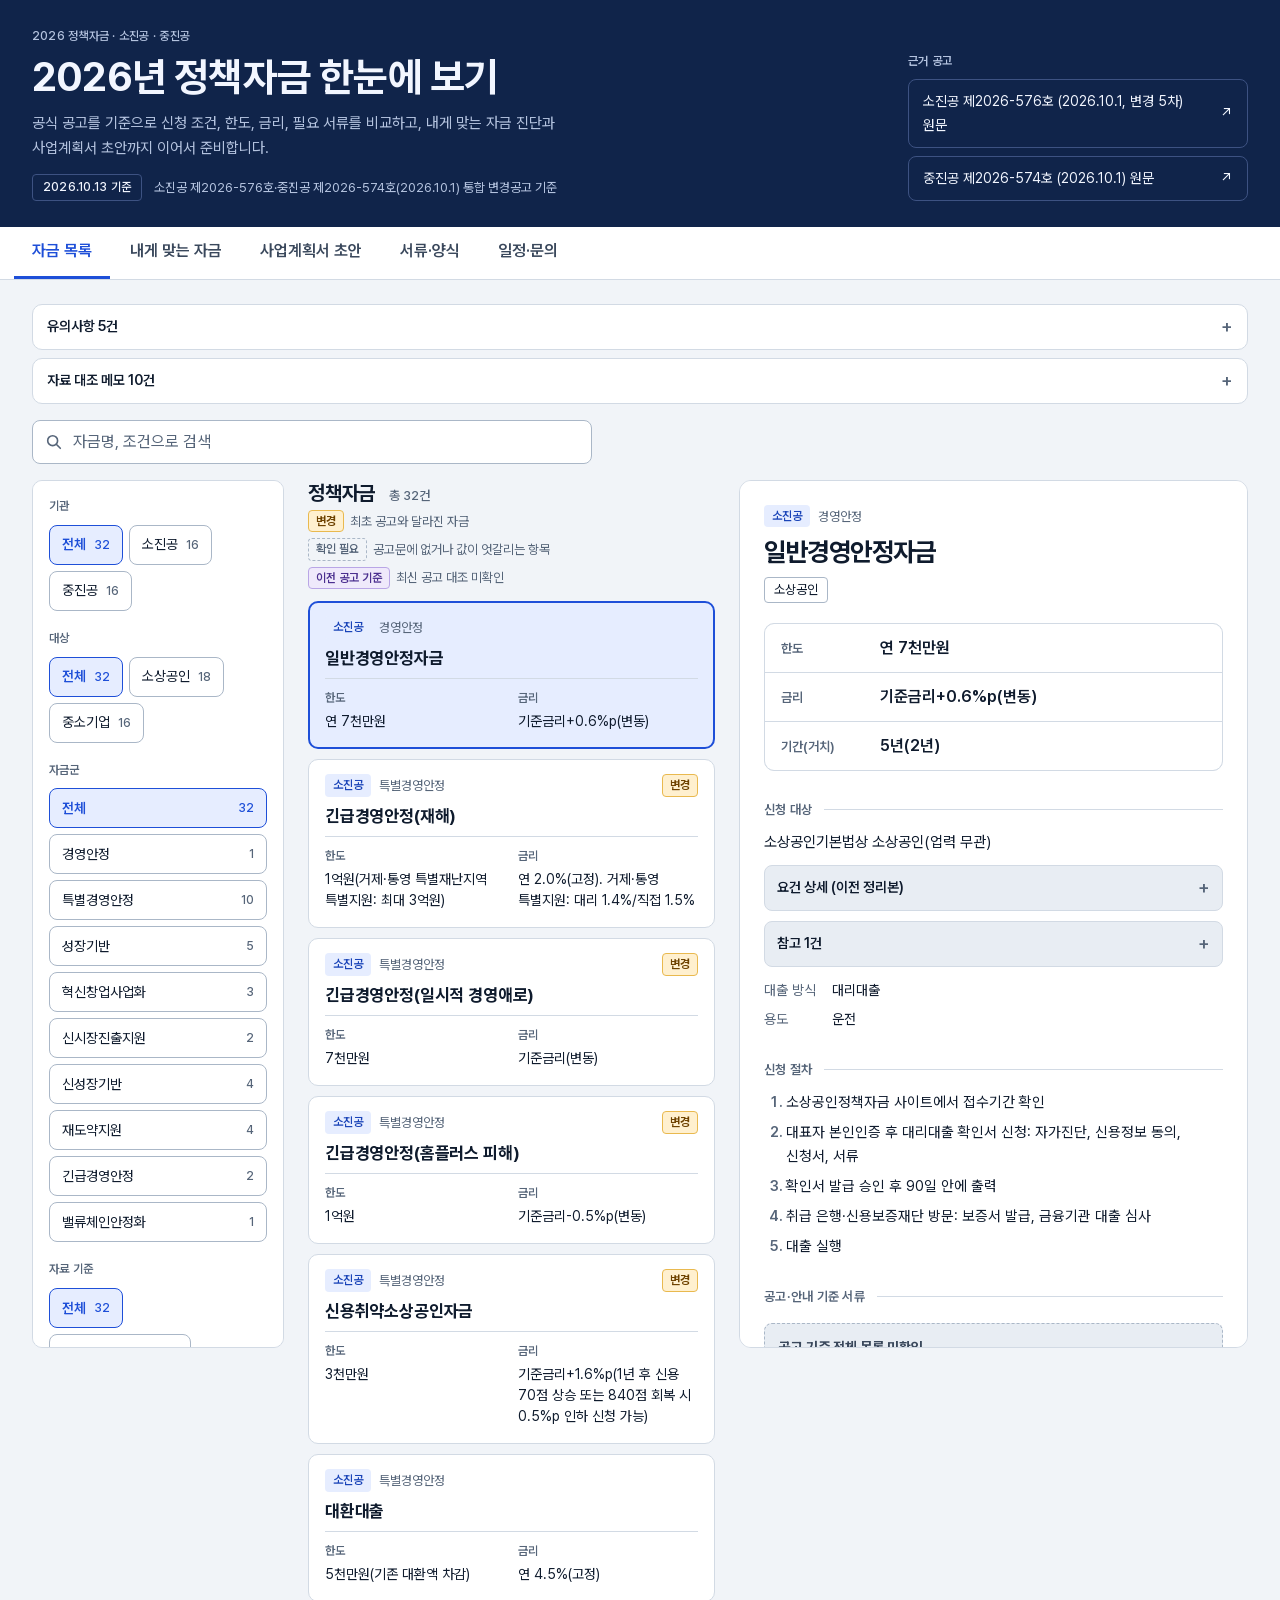
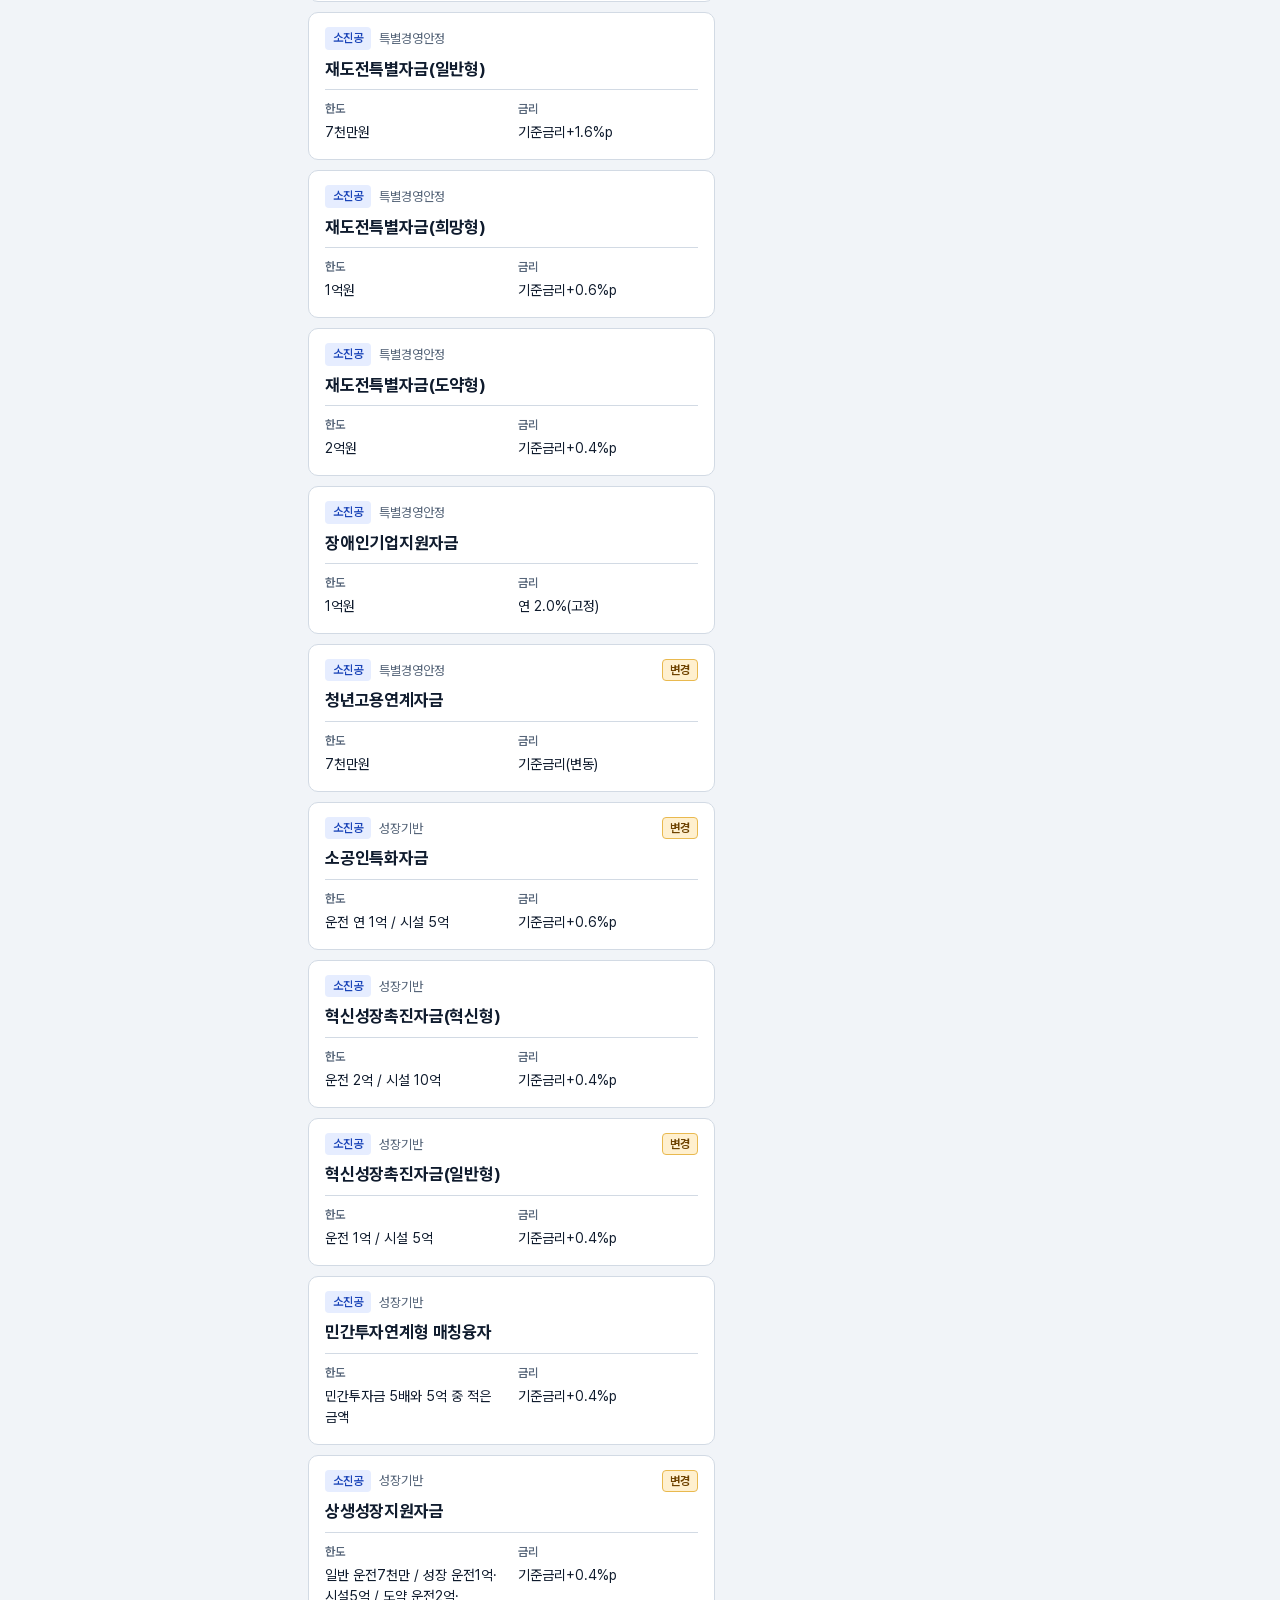
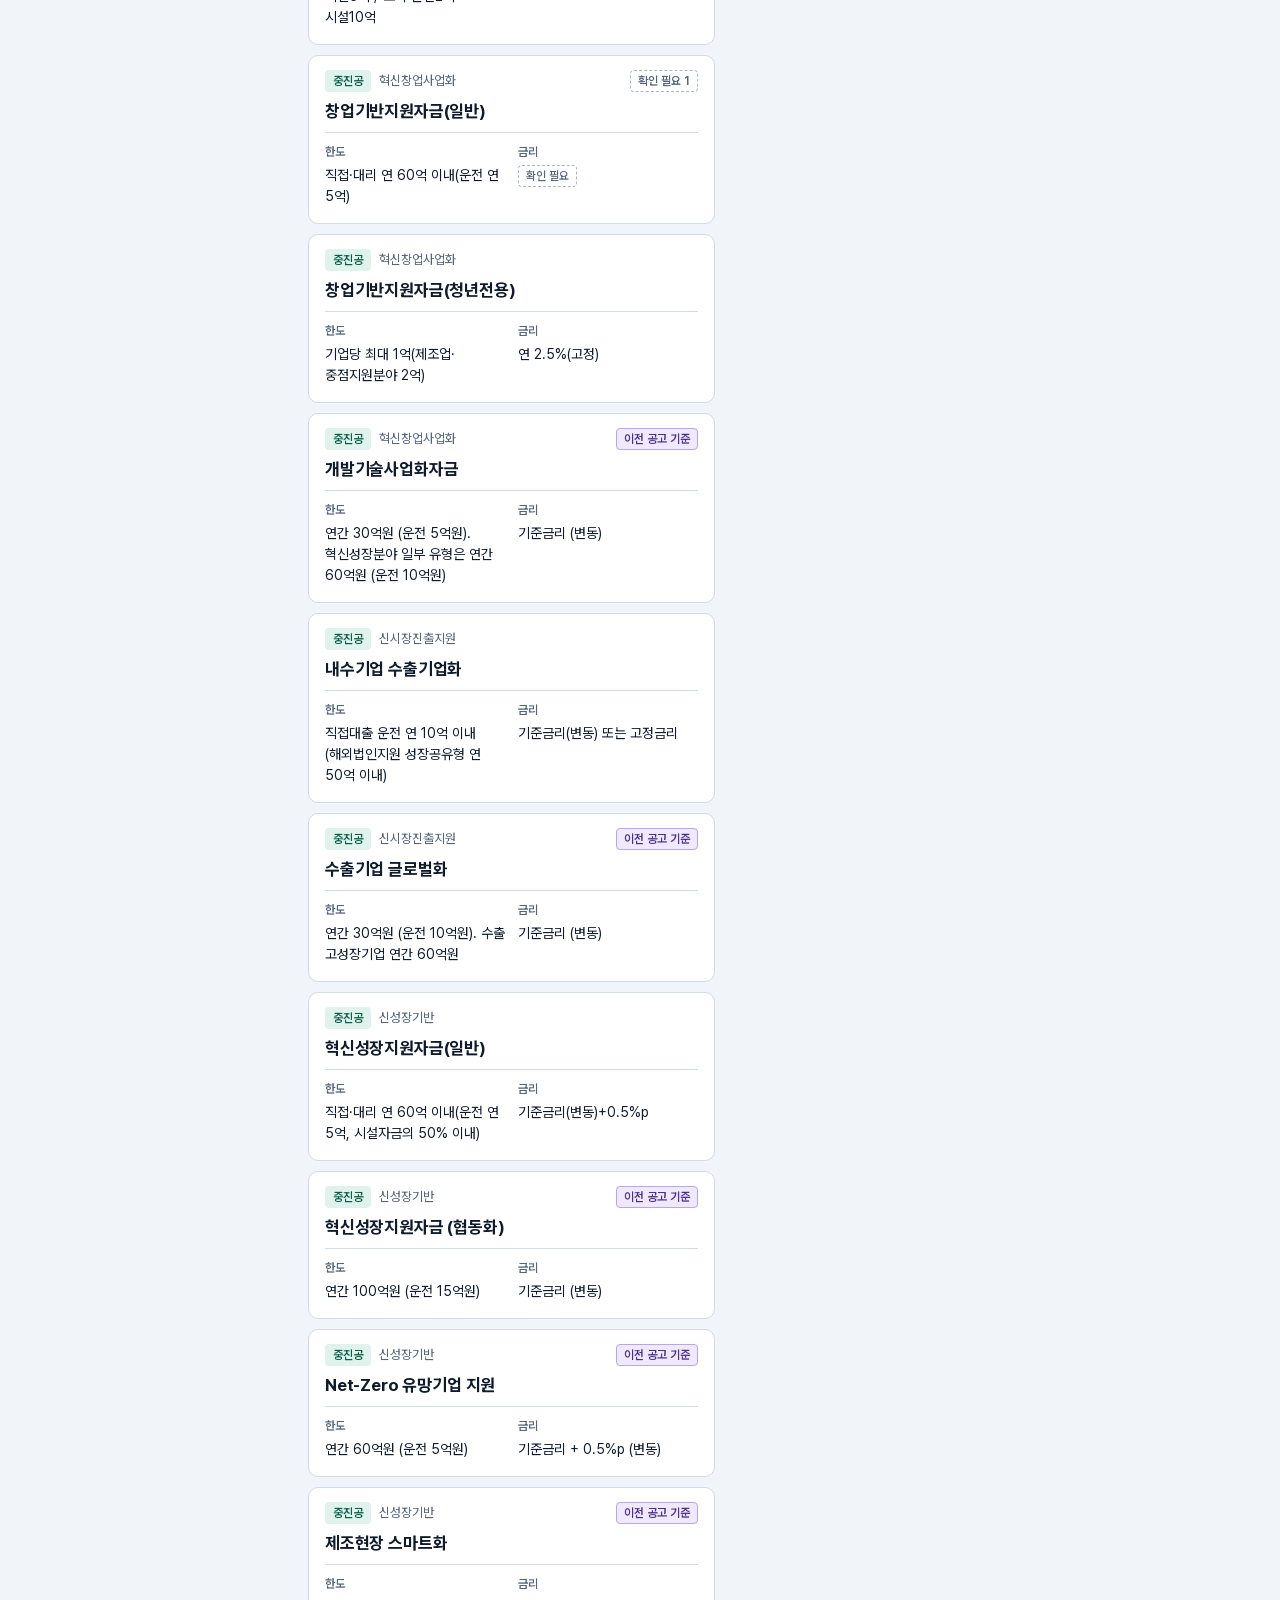
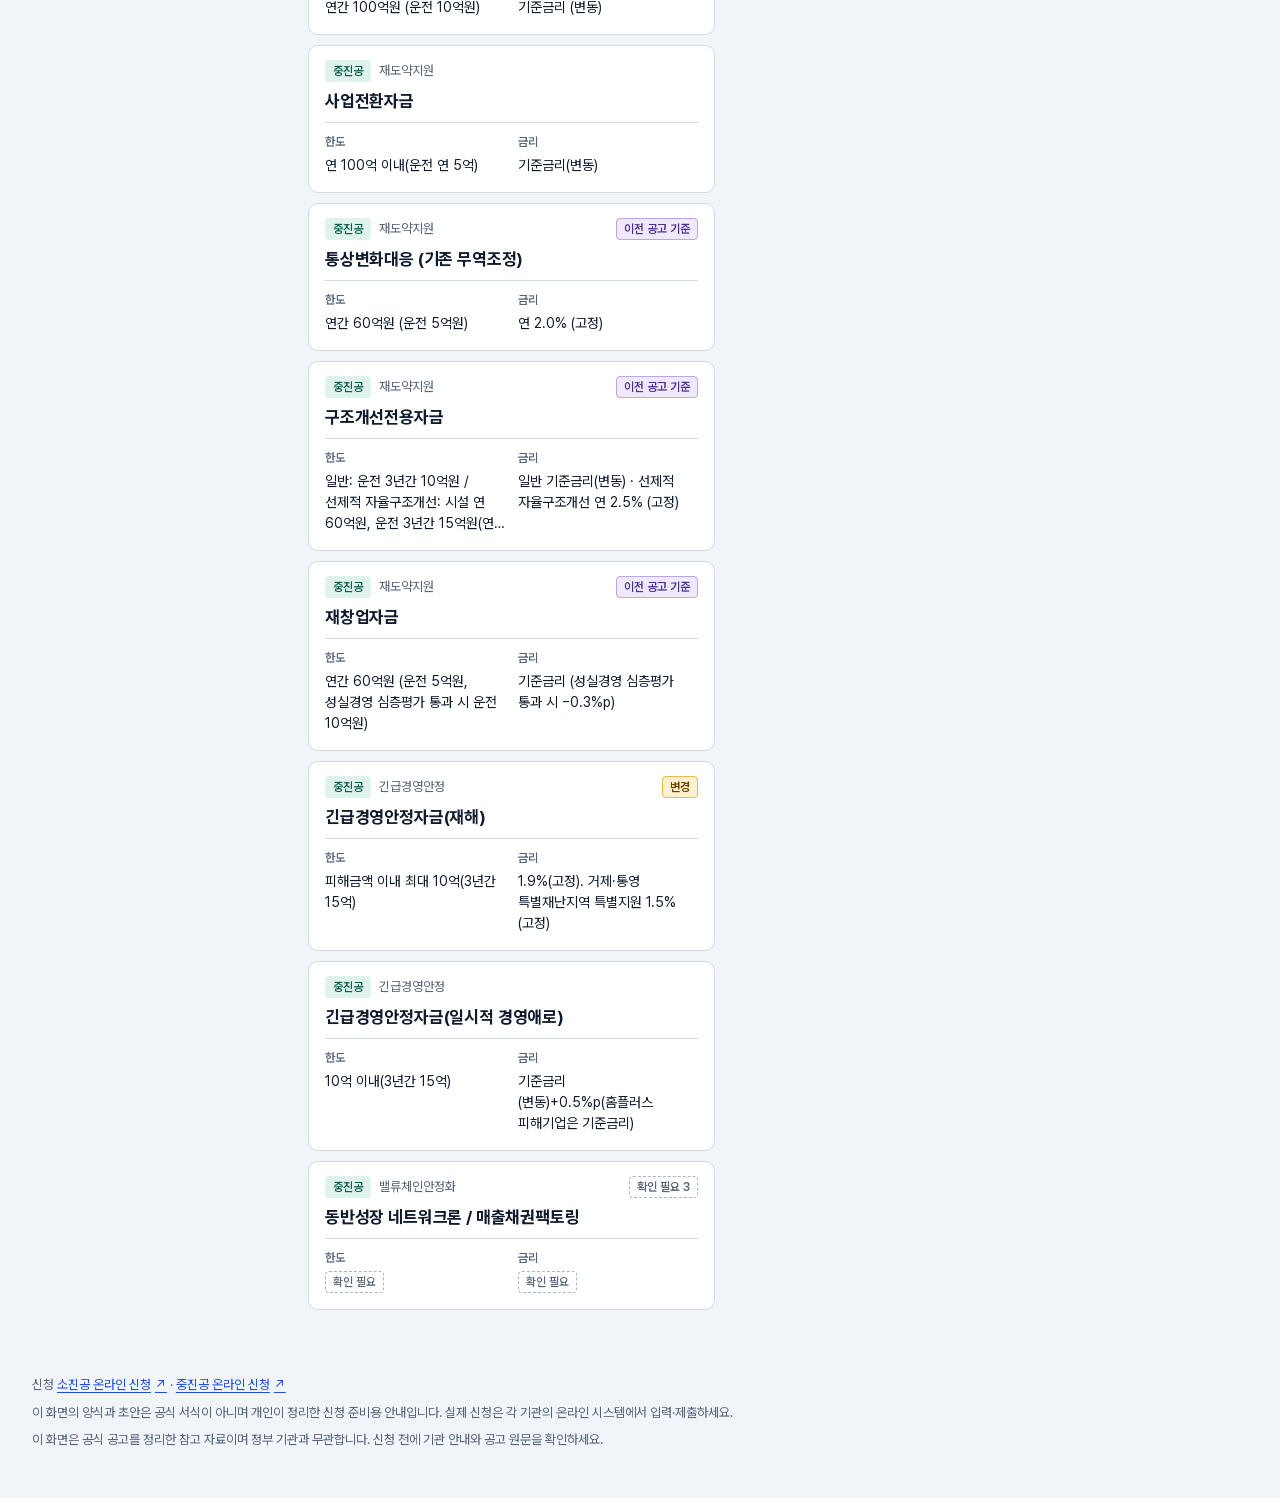
<file: apps/policy-fund/index.html>
<!doctype html>
<html lang="ko">
<head>
  <meta charset="utf-8">
  <meta name="viewport" content="width=device-width, initial-scale=1">
  <title>정책자금 한눈에 보기</title>
  <link rel="stylesheet" href="styles.css">
</head>
<body>
  <a class="skip" href="#main">본문으로 건너뛰기</a>

  <header class="masthead">
    <div class="wrap masthead-inner">
      <div class="masthead-copy">
        <p class="eyebrow">2026 정책자금 · 소진공 · 중진공</p>
        <h1 id="page-title">정책자금 한눈에 보기</h1>
        <p class="lede">공식 공고를 기준으로 신청 조건, 한도, 금리, 필요 서류를 비교하고, 내게 맞는 자금 진단과 사업계획서 초안까지 이어서 준비합니다.</p>
        <p class="asof"><span class="stamp" id="as-of"></span><span id="basis"></span></p>
      </div>
      <nav class="sources" aria-label="근거 공고">
        <p class="sources-title">근거 공고</p>
        <ul id="sources"></ul>
      </nav>
    </div>
  </header>

  <nav class="views" aria-label="화면 전환">
    <div class="wrap">
      <div class="views-inner" role="tablist" aria-label="화면">
        <button type="button" role="tab" id="tab-list" aria-controls="view-list" aria-selected="true" data-view="list">자금 목록</button>
        <button type="button" role="tab" id="tab-finder" aria-controls="view-finder" aria-selected="false" tabindex="-1" data-view="finder">내게 맞는 자금</button>
        <button type="button" role="tab" id="tab-draft" aria-controls="view-draft" aria-selected="false" tabindex="-1" data-view="draft">사업계획서 초안</button>
        <button type="button" role="tab" id="tab-docs" aria-controls="view-docs" aria-selected="false" tabindex="-1" data-view="docs">서류·양식</button>
        <button type="button" role="tab" id="tab-schedule" aria-controls="view-schedule" aria-selected="false" tabindex="-1" data-view="schedule">일정·문의</button>
      </div>
    </div>
  </nav>

  <main id="main" tabindex="-1">
    <!-- 1. 자금 목록 -->
    <section class="view" id="view-list" role="tabpanel" aria-labelledby="tab-list">
      <div class="wrap shell" id="shell" data-filters="closed">
        <div class="notices">
          <details class="notice" id="notice">
            <summary><span id="notice-title">유의사항</span></summary>
            <ul id="caveats"></ul>
          </details>
          <details class="notice" id="recon">
            <summary><span id="recon-title">자료 대조 메모</span></summary>
            <div class="recon-body">
              <p class="recon-lead">최신 공고 정리본(CSV)과 이전 정리본이 겹치는 자금은 최신 값을 따랐습니다. 아래는 어느 쪽 값인지 확정하지 못했거나 한쪽에만 있는 항목입니다.</p>
              <ul id="recon-list"></ul>
            </div>
          </details>
        </div>

        <div class="toolbar">
          <label class="search" for="q">
            <span class="visually-hidden">자금명이나 조건으로 검색</span>
            <svg class="search-icon" viewBox="0 0 20 20" aria-hidden="true" focusable="false">
              <circle cx="8.5" cy="8.5" r="5.5" fill="none" stroke="currentColor" stroke-width="1.8"></circle>
              <path d="M12.8 12.8 17 17" fill="none" stroke="currentColor" stroke-width="1.8" stroke-linecap="round"></path>
            </svg>
            <input id="q" type="search" placeholder="자금명, 조건으로 검색" autocomplete="off">
          </label>
          <button id="filter-toggle" class="filter-toggle" type="button" aria-expanded="false" aria-controls="filters">
            필터<span id="filter-badge" class="filter-badge" hidden></span>
          </button>
        </div>

        <aside id="filters" class="filters" aria-label="필터">
          <div class="facet" id="facet-agency"></div>
          <div class="facet" id="facet-target"></div>
          <div class="facet facet--group" id="facet-group"></div>
          <div class="facet" id="facet-basis"></div>
          <div class="facet facet--changed" id="facet-changed"></div>
          <button id="reset" class="link-btn" type="button" hidden>필터 초기화</button>
        </aside>

        <section class="results" aria-labelledby="results-title">
          <div class="results-head">
            <h2 id="results-title">정책자금</h2>
            <p id="count" class="count" aria-live="polite"></p>
            <p class="legend">
              <span class="legend-item"><span class="flag flag--change">변경</span>최초 공고와 달라진 자금</span>
              <span class="legend-item"><span class="flag flag--check">확인 필요</span>공고문에 없거나 값이 엇갈리는 항목</span>
              <span class="legend-item"><span class="flag flag--legacy">이전 공고 기준</span>최신 공고 대조 미확인</span>
            </p>
          </div>
          <ul id="fund-list" class="fund-list"></ul>
          <div id="empty" class="empty" hidden>
            <p>조건에 맞는 정책자금이 없습니다.</p>
            <button id="empty-reset" class="btn btn--secondary" type="button">필터 초기화</button>
          </div>
        </section>

        <article id="detail" class="detail" aria-labelledby="detail-title"></article>
      </div>
    </section>

    <!-- 2. 내게 맞는 자금 -->
    <section class="view" id="view-finder" role="tabpanel" aria-labelledby="tab-finder" hidden>
      <div class="wrap shell shell--finder" id="shell-finder" data-panel="closed">
        <div class="notices">
          <p class="note-box" id="finder-basis" role="note"></p>
        </div>

        <div class="toolbar toolbar--finder">
          <button id="profile-toggle" class="profile-toggle" type="button" aria-expanded="false" aria-controls="profile">
            <span class="profile-toggle-label">내 사업 정보</span>
            <span class="profile-toggle-sum" id="profile-sum"></span>
          </button>
        </div>

        <form id="profile" class="profile" autocomplete="off" aria-label="내 사업 정보">
          <p class="example-note" id="example-note" role="note">예시 값으로 시작했습니다. 내 사업 정보로 바꾸면 결과가 바로 바뀝니다.</p>

          <fieldset>
            <legend>사업 현황</legend>
            <div class="radio-row" role="radiogroup" aria-label="사업 상태">
              <label class="radio"><input type="radio" name="bizStatus" value="operating"><span>사업 중</span></label>
              <label class="radio"><input type="radio" name="bizStatus" value="prospective"><span>예비창업자</span></label>
            </div>
            <label class="field" for="industry">업종
              <select id="industry" name="industry">
                <option value="mfg">제조업</option>
                <option value="construction">건설업</option>
                <option value="transport">운수업</option>
                <option value="mining">광업</option>
                <option value="wholesale_retail">도·소매업</option>
                <option value="food_lodging">음식·숙박업</option>
                <option value="service">서비스업</option>
                <option value="other">그 밖의 업종</option>
              </select>
            </label>
            <div class="two">
              <label class="field" for="employees">상시근로자 수(명)
                <input id="employees" name="employees" type="number" min="0" step="1" inputmode="numeric">
              </label>
              <label class="field" for="years">업력(년)
                <input id="years" name="years" type="number" min="0" step="0.5" inputmode="decimal">
              </label>
            </div>
            <label class="field" for="need">필요한 자금
              <select id="need" name="need">
                <option value="working">운전자금 (재료비·인건비·임차료 등)</option>
                <option value="facility">시설자금 (설비·사업장)</option>
                <option value="both">둘 다</option>
              </select>
            </label>
            <p class="derived" id="derived" aria-live="polite"></p>
          </fieldset>

          <fieldset>
            <legend>신용·수출·매출</legend>
            <label class="field" for="ncb">신용점수 (NCB)
              <select id="ncb" name="ncb">
                <option value="unknown">모름</option>
                <option value="le839">839점 이하</option>
                <option value="mid">840~919점</option>
                <option value="ge920">920점 이상</option>
              </select>
            </label>
            <label class="field" for="exportLevel">최근 1년 수출실적
              <select id="exportLevel" name="exportLevel">
                <option value="none">없음</option>
                <option value="lt100k">10만불 미만</option>
                <option value="gte100k">10만불 이상</option>
              </select>
            </label>
            <label class="field" for="salesDrop">직전 대비 매출 감소
              <select id="salesDrop" name="salesDrop">
                <option value="none">10% 미만 또는 없음</option>
                <option value="10">10% 이상 15% 미만</option>
                <option value="15">15% 이상</option>
              </select>
            </label>
          </fieldset>

          <fieldset>
            <legend>해당되는 것을 모두 선택</legend>
            <div class="chips" id="flag-chips"></div>
          </fieldset>

          <fieldset>
            <legend>융자제한 점검</legend>
            <p class="hint">해당하면 체크하세요. 대부분의 자금에서 신청이 제한되거나 예외 확인이 필요합니다.</p>
            <div class="chips" id="excl-chips"></div>
          </fieldset>

          <button type="button" class="link-btn" id="profile-reset">입력 초기화</button>
        </form>

        <section class="results" aria-labelledby="finder-results-title">
          <div class="results-head">
            <h2 id="finder-results-title">진단 결과</h2>
            <p id="finder-count" class="count" aria-live="polite"></p>
          </div>
          <div id="finder-results"></div>
        </section>

        <article id="detail-finder" class="detail" aria-label="자금 상세"></article>
      </div>
    </section>

    <!-- 3. 사업계획서 초안 -->
    <section class="view" id="view-draft" role="tabpanel" aria-labelledby="tab-draft" hidden>
      <div class="wrap draft" id="draft" data-pane="form">
        <div class="pane-switch" role="group" aria-label="입력과 미리보기">
          <button type="button" class="pane-btn" data-pane-btn="form" aria-pressed="true">입력</button>
          <button type="button" class="pane-btn" data-pane-btn="preview" aria-pressed="false">미리보기<span class="pane-badge" id="draft-missing-badge" hidden></span></button>
        </div>

        <form id="draft-form" class="profile draft-form" autocomplete="off" aria-label="사업계획서 입력">
          <p class="example-note" id="draft-example" role="note">가상의 예시 데이터로 채워 두었습니다. 내 정보로 바꾸면 미리보기가 바로 바뀝니다.</p>
          <div class="draft-tools">
            <button type="button" class="link-btn" id="draft-clear">모두 비우기</button>
            <button type="button" class="link-btn" id="draft-load" hidden>예시 불러오기</button>
          </div>

          <fieldset>
            <legend>어떤 자금용 초안인가요</legend>
            <label class="field" for="d-fund">대상 자금
              <select id="d-fund" data-k="fundId"></select>
            </label>
            <p class="derived" id="d-profile-note"></p>
          </fieldset>

          <fieldset>
            <legend>업체 정보</legend>
            <div class="two">
              <label class="field" for="d-company">상호<input id="d-company" data-k="company" type="text"></label>
              <label class="field" for="d-ceo">대표자<input id="d-ceo" data-k="ceo" type="text"></label>
            </div>
            <div class="two">
              <label class="field" for="d-open">개업(설립)일자<input id="d-open" data-k="openDate" type="date"></label>
              <label class="field" for="d-industry">업종명<input id="d-industry" data-k="industryName" type="text" placeholder="예: 음식점업 (분식)"></label>
            </div>
            <label class="field" for="d-address">사업장 주소<input id="d-address" data-k="address" type="text"></label>
            <label class="field" for="d-mainbiz">주요 사업내용 (한 줄)<input id="d-mainbiz" data-k="mainBiz" type="text"></label>
          </fieldset>

          <fieldset>
            <legend>연도별 실적 (원)</legend>
            <p class="hint">최근 3개년 매출을 입력하면 평균과 전년 대비 증감을 자동 계산합니다.</p>
            <div id="sales-rows" class="rows"></div>
          </fieldset>

          <fieldset data-agency="semas">
            <legend>영업현황</legend>
            <label class="field" for="d-products">상품·서비스 (한 줄에 하나: 상품 | 판매 방식 | 매출 비중 | 가격)
              <textarea id="d-products" data-k="products" rows="3"></textarea></label>
            <label class="field" for="d-customers">주요 고객과 거래처<textarea id="d-customers" data-k="customers" rows="2"></textarea></label>
            <label class="field" for="d-strengths">경쟁 환경과 강점<textarea id="d-strengths" data-k="strengths" rows="2"></textarea></label>
            <label class="field" for="d-changes">최근 매출 변동과 원인<textarea id="d-changes" data-k="changes" rows="2"></textarea></label>
          </fieldset>

          <fieldset data-agency="kosmes">
            <legend>사업·기술·고용</legend>
            <label class="field" for="d-tech">제품·보유 기술 (특허·인증·R&amp;D)<textarea id="d-tech" data-k="tech" rows="3"></textarea></label>
            <label class="field" for="d-market">시장·고객·수주 현황<textarea id="d-market" data-k="market" rows="3"></textarea></label>
            <label class="field" for="d-hiring">고용·수출 계획<textarea id="d-hiring" data-k="hiring" rows="2"></textarea></label>
          </fieldset>

          <fieldset>
            <legend>대표자 경력</legend>
            <label class="field" for="d-careers">한 줄에 하나: 기간 | 근무처 | 담당 업무
              <textarea id="d-careers" data-k="careers" rows="3"></textarea></label>
          </fieldset>

          <fieldset>
            <legend>자금집행계획</legend>
            <label class="field" for="d-apply">신청 금액 (원)
              <input id="d-apply" data-k="applyAmount" type="number" min="0" step="1000000" inputmode="numeric"></label>
            <div id="plan-rows" class="rows"></div>
            <button type="button" class="btn btn--secondary btn--small" id="plan-add">행 추가</button>
            <p class="derived" id="d-plan-sum" aria-live="polite"></p>
          </fieldset>

          <fieldset>
            <legend>상환 계획</legend>
            <label class="field" for="d-repay">상환 재원과 월 상환 가능 금액<textarea id="d-repay" data-k="repay" rows="3"></textarea></label>
          </fieldset>
        </form>

        <section class="results draft-preview-pane" aria-labelledby="draft-preview-title">
          <div class="results-head">
            <h2 id="draft-preview-title">초안 미리보기</h2>
            <p id="draft-missing" class="count" aria-live="polite"></p>
          </div>
          <ul id="draft-issues" class="issues"></ul>
          <div class="btn-row draft-actions" id="draft-actions"></div>
          <p class="src">직접 입력한 사실만 반영하고, 비어 있는 항목은 【작성 필요】로 남깁니다. 소진공은 각 절의 [복사]를 눌러 사업계획서 웹폼(영업현황·경력·자금집행계획)에 붙여 넣으세요.</p>
          <p class="note-box" id="draft-disclaimer" role="note"></p>
          <div id="draft-preview" class="preview"></div>
        </section>
      </div>
    </section>

    <!-- 4. 서류·양식 -->
    <section class="view" id="view-docs" role="tabpanel" aria-labelledby="tab-docs" hidden>
      <div class="wrap page">
        <div class="page-head">
          <h2>작성 양식·작성예시</h2>
          <p class="note-box" id="docs-disclaimer" role="note"></p>
          <p class="save-note" id="save-note" hidden></p>
        </div>
        <div class="forms" id="forms-grid"></div>

        <div class="page-head">
          <h2>필요 서류 한눈에</h2>
          <p class="lead"><span class="tag tag--official">공고·안내 명시</span>는 공고나 이용안내서에 적힌 항목입니다. <span class="tag tag--typical">일반 요구</span>는 흔히 요구되지만 자금·창구에 따라 달라질 수 있어, 신청 화면의 "필수" 표시가 최종 기준입니다.</p>
        </div>
        <div id="doc-groups"></div>
      </div>
    </section>

    <!-- 5. 일정·문의 -->
    <section class="view" id="view-schedule" role="tabpanel" aria-labelledby="tab-schedule" hidden>
      <div class="wrap page">
        <div class="page-head">
          <h2>소진공 접수 현황</h2>
          <p class="lead" id="schedule-sub"></p>
        </div>
        <div class="table-scroll">
          <table class="plain" id="schedule-table">
            <thead><tr><th scope="col">구분</th><th scope="col">자금</th><th scope="col">접수기간</th></tr></thead>
            <tbody></tbody>
          </table>
        </div>
        <p class="lead">중진공은 지역본·지부별로 월별 신청 일정과 신청 가능 자금을 중진공 누리집에서 공지합니다. 재도약지원자금, 긴급경영안정자금(재해) 등은 수시 접수가 가능합니다.</p>

        <div class="page-head"><h2>문의처</h2></div>
        <ul class="contacts" id="contact-list"></ul>

        <div class="page-head"><h2>공식 사이트</h2></div>
        <ul class="site-links" id="link-list"></ul>

        <aside class="warn-box">
          <h3>불법 브로커 주의</h3>
          <p>정책자금은 대표자 본인이 직접 신청하는 것이 원칙입니다. 수수료를 받고 신청을 대행해 준다는 제안은 불법 브로커일 수 있습니다. 소상공인정책자금 사이트에 불법 브로커 신고센터가 있습니다.</p>
        </aside>
      </div>
    </section>
  </main>

  <footer class="wrap site-foot">
    <p id="apply-links"></p>
    <p id="foot-disclaimer"></p>
    <p>이 화면은 공식 공고를 정리한 참고 자료이며 정부 기관과 무관합니다. 신청 전에 기관 안내와 공고 원문을 확인하세요.</p>
  </footer>

  <script src="data/funds.js"></script>
  <script src="lib/eligibility.js"></script>
  <script src="lib/draft.js"></script>
  <script src="lib/docx.js"></script>
  <script src="core.js"></script>
  <script src="detail.js"></script>
  <script src="list-view.js"></script>
  <script src="finder-view.js"></script>
  <script src="draft-view.js"></script>
  <script src="docs-view.js"></script>
  <script src="app.js"></script>
</body>
</html>
</file>
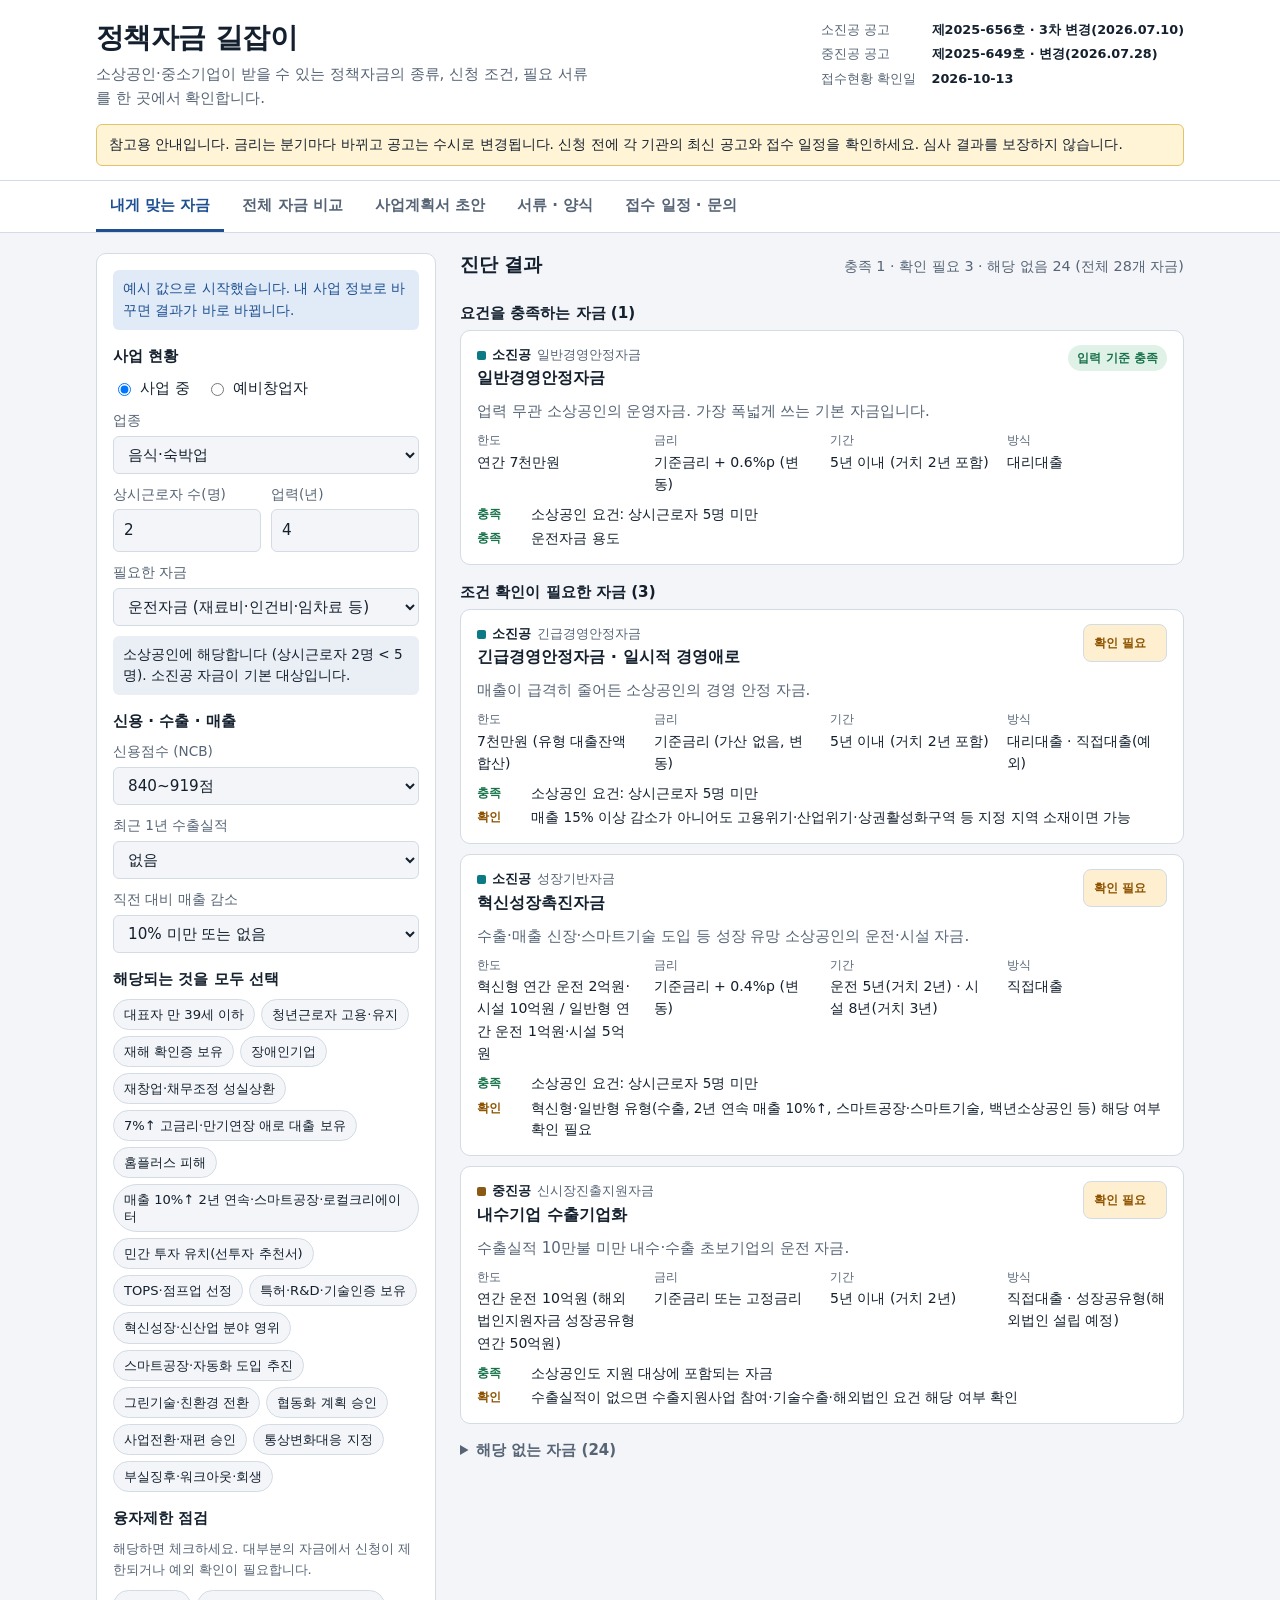
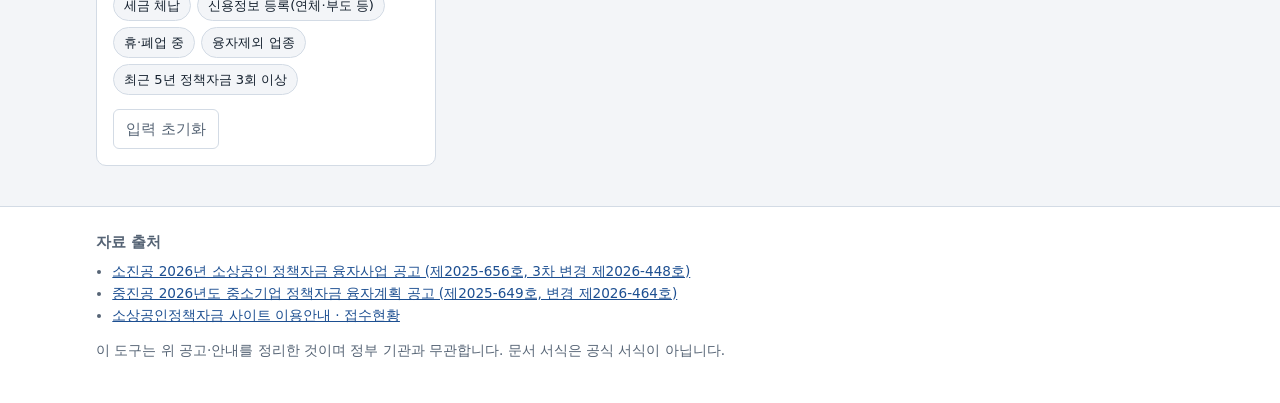
<file: examples/policy-fund-finder/index.html>
<!doctype html>
<html lang="ko">
<head>
  <meta charset="utf-8">
  <meta name="viewport" content="width=device-width, initial-scale=1">
  <title>정책자금 길잡이</title>
  <meta name="description" content="소상공인·중소기업 정책자금의 종류, 신청 조건, 필요 서류를 한 화면에서 확인하고 작성 양식을 내려받는 도구">
  <link rel="stylesheet" href="style.css">
</head>
<body>
  <header class="top">
    <div class="wrap top-inner">
      <div>
        <h1>정책자금 길잡이</h1>
        <p class="lede">소상공인·중소기업이 받을 수 있는 정책자금의 종류, 신청 조건, 필요 서류를 한 곳에서 확인합니다.</p>
      </div>
      <dl class="basis" aria-label="자료 기준">
        <div><dt>소진공 공고</dt><dd>제2025-656호 · 3차 변경(2026.07.10)</dd></div>
        <div><dt>중진공 공고</dt><dd>제2025-649호 · 변경(2026.07.28)</dd></div>
        <div><dt>접수현황 확인일</dt><dd id="asOf">2026-10-13</dd></div>
      </dl>
    </div>
    <div class="wrap">
      <p class="notice" role="note">참고용 안내입니다. 금리는 분기마다 바뀌고 공고는 수시로 변경됩니다. 신청 전에 각 기관의 최신 공고와 접수 일정을 확인하세요. 심사 결과를 보장하지 않습니다.</p>
    </div>
  </header>

  <nav class="tabs" aria-label="메뉴">
    <div class="wrap tabs-inner" role="tablist">
      <button role="tab" id="tab-finder" aria-controls="panel-finder" aria-selected="true" data-tab="finder">내게 맞는 자금</button>
      <button role="tab" id="tab-list" aria-controls="panel-list" aria-selected="false" data-tab="list">전체 자금 비교</button>
      <button role="tab" id="tab-draft" aria-controls="panel-draft" aria-selected="false" data-tab="draft">사업계획서 초안</button>
      <button role="tab" id="tab-docs" aria-controls="panel-docs" aria-selected="false" data-tab="docs">서류 · 양식</button>
      <button role="tab" id="tab-schedule" aria-controls="panel-schedule" aria-selected="false" data-tab="schedule">접수 일정 · 문의</button>
    </div>
  </nav>

  <main class="wrap">
    <section id="panel-finder" role="tabpanel" aria-labelledby="tab-finder">
      <div class="finder">
        <form id="profile" class="profile" autocomplete="off">
          <p class="example-note" id="exampleNote">예시 값으로 시작했습니다. 내 사업 정보로 바꾸면 결과가 바로 바뀝니다.</p>

          <fieldset>
            <legend>사업 현황</legend>
            <div class="radio-row" role="radiogroup" aria-label="사업 상태">
              <label><input type="radio" name="bizStatus" value="operating"> 사업 중</label>
              <label><input type="radio" name="bizStatus" value="prospective"> 예비창업자</label>
            </div>
            <label class="field" for="industry">업종
              <select id="industry" name="industry">
                <option value="mfg">제조업</option>
                <option value="construction">건설업</option>
                <option value="transport">운수업</option>
                <option value="mining">광업</option>
                <option value="wholesale_retail">도·소매업</option>
                <option value="food_lodging">음식·숙박업</option>
                <option value="service">서비스업</option>
                <option value="other">그 밖의 업종</option>
              </select>
            </label>
            <div class="two">
              <label class="field" for="employees">상시근로자 수(명)
                <input id="employees" name="employees" type="number" min="0" step="1" inputmode="numeric">
              </label>
              <label class="field" for="years">업력(년)
                <input id="years" name="years" type="number" min="0" step="0.5" inputmode="decimal">
              </label>
            </div>
            <label class="field" for="need">필요한 자금
              <select id="need" name="need">
                <option value="working">운전자금 (재료비·인건비·임차료 등)</option>
                <option value="facility">시설자금 (설비·사업장)</option>
                <option value="both">둘 다</option>
              </select>
            </label>
            <p class="derived" id="derived" aria-live="polite"></p>
          </fieldset>

          <fieldset>
            <legend>신용 · 수출 · 매출</legend>
            <label class="field" for="ncb">신용점수 (NCB)
              <select id="ncb" name="ncb">
                <option value="unknown">모름</option>
                <option value="le839">839점 이하</option>
                <option value="mid">840~919점</option>
                <option value="ge920">920점 이상</option>
              </select>
            </label>
            <label class="field" for="exportLevel">최근 1년 수출실적
              <select id="exportLevel" name="exportLevel">
                <option value="none">없음</option>
                <option value="lt100k">10만불 미만</option>
                <option value="gte100k">10만불 이상</option>
              </select>
            </label>
            <label class="field" for="salesDrop">직전 대비 매출 감소
              <select id="salesDrop" name="salesDrop">
                <option value="none">10% 미만 또는 없음</option>
                <option value="10">10% 이상 ~ 15% 미만</option>
                <option value="15">15% 이상</option>
              </select>
            </label>
          </fieldset>

          <fieldset>
            <legend>해당되는 것을 모두 선택</legend>
            <div class="chips" id="flagChips"></div>
          </fieldset>

          <fieldset>
            <legend>융자제한 점검</legend>
            <p class="hint">해당하면 체크하세요. 대부분의 자금에서 신청이 제한되거나 예외 확인이 필요합니다.</p>
            <div class="chips" id="exclChips"></div>
          </fieldset>

          <button type="button" class="ghost" id="resetProfile">입력 초기화</button>
        </form>

        <div class="results" aria-live="polite">
          <div class="results-head">
            <h2>진단 결과</h2>
            <p id="resultCount" class="count"></p>
          </div>
          <div id="results"></div>
        </div>
      </div>
    </section>

    <section id="panel-list" role="tabpanel" aria-labelledby="tab-list" hidden>
      <div class="toolbar">
        <label class="field inline" for="fAgency">기관
          <select id="fAgency"><option value="">전체</option><option value="semas">소진공 (소상공인)</option><option value="kosmes">중진공 (중소기업)</option></select>
        </label>
        <label class="field inline" for="fMethod">대출 방식
          <select id="fMethod"><option value="">전체</option><option value="직접">직접대출</option><option value="대리">대리대출</option><option value="이차보전">이차보전</option></select>
        </label>
        <label class="field inline" for="fUse">용도
          <select id="fUse"><option value="">전체</option><option value="운전">운전자금</option><option value="시설">시설자금</option></select>
        </label>
        <label class="field inline grow" for="fText">검색
          <input id="fText" type="search" placeholder="자금명·대상·키워드">
        </label>
      </div>
      <p id="listCount" class="count"></p>
      <div class="table-scroll">
        <table class="funds" id="fundTable">
          <thead><tr><th scope="col">자금</th><th scope="col">방식</th><th scope="col">한도</th><th scope="col">금리</th><th scope="col">기간</th></tr></thead>
          <tbody></tbody>
        </table>
      </div>
    </section>

    <section id="panel-draft" role="tabpanel" aria-labelledby="tab-draft" hidden>
      <div class="finder draft">
        <form id="draftForm" class="profile" autocomplete="off">
          <p class="example-note" id="draftExample">
            <span>가상의 예시 데이터로 채워 두었습니다. 내 정보로 바꾸면 오른쪽 초안이 바로 바뀝니다.</span>
            <button type="button" class="ghost small" id="draftClear">모두 비우기</button>
          </p>
          <button type="button" class="ghost small" id="draftLoad" hidden>예시 불러오기</button>

          <fieldset>
            <legend>어떤 자금용 초안인가요</legend>
            <label class="field" for="dFund">대상 자금
              <select id="dFund" data-k="fundId"></select>
            </label>
            <p class="derived" id="dProfileNote"></p>
          </fieldset>

          <fieldset>
            <legend>업체 정보</legend>
            <div class="two">
              <label class="field" for="dCompany">상호<input id="dCompany" data-k="company" type="text"></label>
              <label class="field" for="dCeo">대표자<input id="dCeo" data-k="ceo" type="text"></label>
            </div>
            <div class="two">
              <label class="field" for="dOpen">개업(설립)일자<input id="dOpen" data-k="openDate" type="date"></label>
              <label class="field" for="dIndustryName">업종명<input id="dIndustryName" data-k="industryName" type="text" placeholder="예: 음식점업 (분식)"></label>
            </div>
            <label class="field" for="dAddress">사업장 주소<input id="dAddress" data-k="address" type="text"></label>
            <label class="field" for="dMainBiz">주요 사업내용 (한 줄)<input id="dMainBiz" data-k="mainBiz" type="text"></label>
          </fieldset>

          <fieldset>
            <legend>연도별 실적 (원)</legend>
            <p class="hint">최근 3개년 매출을 입력하면 평균과 전년 대비 증감을 자동 계산합니다.</p>
            <div id="salesRows" class="rows"></div>
          </fieldset>

          <fieldset data-agency="semas">
            <legend>영업현황</legend>
            <label class="field" for="dProducts">상품·서비스 (한 줄에 하나: 상품 | 판매 방식 | 매출 비중 | 가격)
              <textarea id="dProducts" data-k="products" rows="3"></textarea></label>
            <label class="field" for="dCustomers">주요 고객과 거래처<textarea id="dCustomers" data-k="customers" rows="2"></textarea></label>
            <label class="field" for="dStrengths">경쟁 환경과 강점<textarea id="dStrengths" data-k="strengths" rows="2"></textarea></label>
            <label class="field" for="dChanges">최근 매출 변동과 원인<textarea id="dChanges" data-k="changes" rows="2"></textarea></label>
          </fieldset>

          <fieldset data-agency="kosmes">
            <legend>사업 · 기술 · 고용</legend>
            <label class="field" for="dTech">제품·보유 기술 (특허·인증·R&amp;D)<textarea id="dTech" data-k="tech" rows="3"></textarea></label>
            <label class="field" for="dMarket">시장·고객·수주 현황<textarea id="dMarket" data-k="market" rows="3"></textarea></label>
            <label class="field" for="dHiring">고용·수출 계획<textarea id="dHiring" data-k="hiring" rows="2"></textarea></label>
          </fieldset>

          <fieldset>
            <legend>대표자 경력</legend>
            <label class="field" for="dCareers">한 줄에 하나: 기간 | 근무처 | 담당 업무
              <textarea id="dCareers" data-k="careers" rows="3"></textarea></label>
          </fieldset>

          <fieldset>
            <legend>자금집행계획</legend>
            <label class="field" for="dApply">신청 금액 (원)
              <input id="dApply" data-k="applyAmount" type="number" min="0" step="1000000" inputmode="numeric"></label>
            <div id="planRows" class="rows"></div>
            <button type="button" class="ghost small" id="planAdd">행 추가</button>
            <p class="derived" id="dPlanSum" aria-live="polite"></p>
          </fieldset>

          <fieldset>
            <legend>상환 계획</legend>
            <label class="field" for="dRepay">상환 재원과 월 상환 가능 금액<textarea id="dRepay" data-k="repay" rows="3"></textarea></label>
          </fieldset>
        </form>

        <div class="results" aria-live="polite">
          <div class="results-head">
            <h2>초안 미리보기</h2>
            <p id="draftMissing" class="count"></p>
          </div>
          <ul id="draftIssues" class="issues"></ul>
          <div class="dl draft-actions">
            <button type="button" class="btn" id="draftDownload">Word 문서(.docx)로 내려받기</button>
            <button type="button" class="btn alt" id="draftCopyAll">전체 텍스트 복사</button>
          </div>
          <p class="src">직접 입력한 사실만 반영하고, 비어 있는 항목은 【작성 필요】로 남깁니다. 소진공은 각 절의 [복사]를 눌러 사업계획서 웹폼(영업현황·경력·자금집행계획)에 붙여 넣으세요.</p>
          <div id="draftPreview" class="preview"></div>
        </div>
      </div>
    </section>

    <section id="panel-docs" role="tabpanel" aria-labelledby="tab-docs" hidden>
      <h2>작성 양식 · 작성예시</h2>
      <p class="sub">빈 양식과 가상 데이터로 채운 작성예시를 함께 내려받을 수 있습니다. 공식 서식이 아닌 준비용 양식입니다.</p>
      <div class="forms" id="formsGrid"></div>

      <h2>필요 서류 한눈에</h2>
      <p class="sub"><span class="tag official">공고·안내 명시</span>는 공고나 이용안내서에 적힌 항목입니다. <span class="tag typical">일반 요구</span>는 흔히 요구되지만 자금·창구에 따라 달라질 수 있어, 신청 화면의 "필수" 표시가 최종 기준입니다.</p>
      <div id="docGroups"></div>
    </section>

    <section id="panel-schedule" role="tabpanel" aria-labelledby="tab-schedule" hidden>
      <h2>소진공 접수 현황</h2>
      <p class="sub" id="scheduleSub"></p>
      <div class="table-scroll">
        <table class="funds" id="scheduleTable">
          <thead><tr><th scope="col">구분</th><th scope="col">자금</th><th scope="col">접수기간</th></tr></thead>
          <tbody></tbody>
        </table>
      </div>
      <p class="sub">중진공은 지역본·지부별로 월별 신청 일정과 신청 가능 자금을 중진공 누리집에서 공지합니다. 재도약지원자금, 긴급경영안정자금(재해) 등은 수시 접수가 가능합니다.</p>

      <h2>문의처</h2>
      <ul class="contact" id="contactList"></ul>

      <h2>공식 사이트</h2>
      <ul class="links" id="linkList"></ul>

      <aside class="warn">
        <h3>불법 브로커 주의</h3>
        <p>정책자금은 대표자 본인이 직접 신청하는 것이 원칙입니다. 수수료를 받고 신청을 대행해 준다는 제안은 불법 브로커일 수 있습니다. 소상공인정책자금 사이트에 불법 브로커 신고센터가 있습니다.</p>
      </aside>
    </section>
  </main>

  <dialog id="detail" aria-labelledby="detailTitle">
    <div class="dialog-body" id="detailBody"></div>
  </dialog>

  <footer class="foot">
    <div class="wrap">
      <h2>자료 출처</h2>
      <ul id="sourceList"></ul>
      <p>이 도구는 위 공고·안내를 정리한 것이며 정부 기관과 무관합니다. 문서 서식은 공식 서식이 아닙니다.</p>
    </div>
  </footer>

  <script src="data/funds.js"></script>
  <script src="data/eligibility.js"></script>
  <script src="data/draft.js"></script>
  <script src="data/docx.js"></script>
  <script src="app.js"></script>
</body>
</html>
</file>
<file: apps/policy-fund/styles.css>
/* Pretendard Variable (SIL OFL 1.1), subset to Basic Latin, KS X 1001 Hangul and the characters used here. */
@font-face {
  font-family: "Pretendard";
  src: url("fonts/pretendard-subset.woff2") format("woff2");
  font-weight: 400 700;
  font-style: normal;
  font-display: swap;
}

/*
 * Layout: dark masthead states the subject; a tab bar switches the five views (list, finder, draft, forms,
 * schedule); each view has a toolbar, filters or a form, result cards and a detail panel. Phone: single column with the detail as a full-screen sheet. Tablet: filters on top, list
 * and detail side by side. Desktop: filters, list and detail in three columns.
 */
:root {
  --bg: #f1f4f8;
  --surface: #fff;
  --surface-2: #e8edf3;
  --ink: #0f1b2d;
  --ink-2: #3a485c;
  --muted: #566579;
  --line: #d2dae4;
  --line-strong: #aab7c7;
  --accent: #1e4fd8;
  --accent-hover: #173fb0;
  --accent-soft: #e6edff;
  --on-accent: #fff;
  --semas-bg: #e6edff;
  --semas-ink: #1a44b8;
  --kosmes-bg: #dff3ec;
  --kosmes-ink: #0b5e49;
  --change-bg: #fff0cf;
  --change-ink: #6e4200;
  --change-line: #e9b94f;
  --ok-bg: #e1f4e8;
  --ok-ink: #0f5a2c;
  --ok-line: #7bc99a;
  --no-bg: #f7e8e8;
  --no-ink: #8a2222;
  --no-line: #d9a3a3;
  --legacy-bg: #efe9fb;
  --legacy-ink: #4b2f8f;
  --legacy-line: #b9a6e6;
  --mark-bg: #fff2a8;
  --mark-ink: #4a3b00;
  --mast-bg: #10244a;
  --mast-ink: #f2f6ff;
  --mast-muted: #b4c3df;
  --mast-line: #3d5282;
  --focus: #1e4fd8;
  --gutter: clamp(16px, 3vw, 32px);
  --font-body: "Pretendard", -apple-system, BlinkMacSystemFont, "Apple SD Gothic Neo", "Malgun Gothic", "Noto Sans KR", system-ui, sans-serif;
}

@media (prefers-color-scheme: dark) {
  :root:not([data-theme="light"]) {
    --bg: #0b121b;
    --surface: #131d29;
    --surface-2: #0f1822;
    --ink: #e9eff7;
    --ink-2: #bac7d8;
    --muted: #93a4ba;
    --line: #243345;
    --line-strong: #3a4d63;
    --accent: #7fa6ff;
    --accent-hover: #a2bfff;
    --accent-soft: #19294a;
    --on-accent: #0a1224;
    --semas-bg: #19294a;
    --semas-ink: #a4c0ff;
    --kosmes-bg: #123029;
    --kosmes-ink: #86dcbc;
    --change-bg: #3a2c0e;
    --change-ink: #f4c978;
    --change-line: #6d5424;
    --ok-bg: #12301f;
    --ok-ink: #8fe0ae;
    --ok-line: #2f6a46;
    --no-bg: #3a1b1d;
    --no-ink: #f0aaaa;
    --no-line: #6b3a3d;
    --legacy-bg: #241d3d;
    --legacy-ink: #cbb9ff;
    --legacy-line: #4d4080;
    --mark-bg: #4a3f10;
    --mark-ink: #ffe27a;
    --mast-bg: #0f1b33;
    --mast-ink: #eef3fc;
    --mast-muted: #a3b4cf;
    --mast-line: #2f4268;
    --focus: #a2bfff;
    color-scheme: dark;
  }
}

:root[data-theme="dark"] {
  --bg: #0b121b;
  --surface: #131d29;
  --surface-2: #0f1822;
  --ink: #e9eff7;
  --ink-2: #bac7d8;
  --muted: #93a4ba;
  --line: #243345;
  --line-strong: #3a4d63;
  --accent: #7fa6ff;
  --accent-hover: #a2bfff;
  --accent-soft: #19294a;
  --on-accent: #0a1224;
  --semas-bg: #19294a;
  --semas-ink: #a4c0ff;
  --kosmes-bg: #123029;
  --kosmes-ink: #86dcbc;
  --change-bg: #3a2c0e;
  --change-ink: #f4c978;
  --change-line: #6d5424;
  --ok-bg: #12301f;
  --ok-ink: #8fe0ae;
  --ok-line: #2f6a46;
  --no-bg: #3a1b1d;
  --no-ink: #f0aaaa;
  --no-line: #6b3a3d;
  --legacy-bg: #241d3d;
  --legacy-ink: #cbb9ff;
  --legacy-line: #4d4080;
  --mark-bg: #4a3f10;
  --mark-ink: #ffe27a;
  --mast-bg: #0f1b33;
  --mast-ink: #eef3fc;
  --mast-muted: #a3b4cf;
  --mast-line: #2f4268;
  --focus: #a2bfff;
  color-scheme: dark;
}

* { box-sizing: border-box; }
[hidden] { display: none !important; }

body {
  margin: 0;
  background: var(--bg);
  color: var(--ink);
  font: 400 15px/1.65 var(--font-body);
  word-break: keep-all;
  overflow-wrap: break-word;
  -webkit-text-size-adjust: 100%;
}

h1, h2, h3, p, ul, dl, dd { margin: 0; }
ul { padding: 0; list-style: none; }
a { color: var(--accent); text-underline-offset: 3px; }
button { font: inherit; color: inherit; }
button { cursor: pointer; }

:focus-visible { outline: 3px solid var(--focus); outline-offset: 2px; }

.ext { margin-left: 0.3em; }

.eyebrow, .stamp, .count, .opt .n, .src .mono, .notice summary::after { font-variant-numeric: tabular-nums; }

.visually-hidden {
  position: absolute;
  width: 1px;
  height: 1px;
  overflow: hidden;
  clip: rect(0 0 0 0);
  white-space: nowrap;
}

.skip {
  position: absolute;
  left: 16px;
  top: -64px;
  z-index: 100;
  padding: 10px 14px;
  background: var(--surface);
  border-radius: 8px;
}
.skip:focus { top: 8px; }

.wrap { max-width: 1320px; margin-inline: auto; padding-inline: var(--gutter); }

/* Masthead */
.masthead { background: var(--mast-bg); color: var(--mast-ink); }
.masthead-inner { display: grid; gap: 24px; padding-block: 28px 26px; }
.eyebrow { font: 500 12px/1.4 var(--font-body); letter-spacing: 0.02em; color: var(--mast-muted); }
.masthead h1 {
  margin-block: 8px 10px;
  font-size: clamp(27px, 5vw, 40px);
  font-weight: 700;
  line-height: 1.2;
  letter-spacing: -0.02em;
  text-wrap: balance;
}
.lede { max-width: 38em; color: var(--mast-muted); }
.asof { display: flex; flex-wrap: wrap; align-items: center; gap: 6px 12px; margin-top: 14px; font-size: 13px; color: var(--mast-muted); }
.stamp {
  padding: 2px 10px;
  border: 1px solid var(--mast-line);
  border-radius: 4px;
  font: 500 12px/1.7 var(--font-body);
  letter-spacing: 0.02em;
  color: var(--mast-ink);
}
.sources-title { margin-bottom: 8px; font-size: 12px; font-weight: 600; letter-spacing: 0.02em; color: var(--mast-muted); }
.sources ul { display: grid; gap: 0; }
.sources a {
  display: flex;
  align-items: center;
  min-height: 44px;
  color: var(--mast-ink);
  font-size: 14px;
  text-underline-offset: 3px;
}
.sources a:focus-visible { outline-color: var(--mast-ink); }

/* Shell: mobile first */
.shell {
  display: grid;
  gap: 12px;
  padding-block: 16px 40px;
  grid-template-columns: minmax(0, 1fr);
}

.notices { display: grid; gap: 8px; }
.notice { background: var(--surface); border: 1px solid var(--line); border-radius: 10px; }
.notice summary {
  display: flex;
  align-items: center;
  justify-content: space-between;
  min-height: 44px;
  padding: 8px 14px;
  font-size: 14px;
  font-weight: 600;
  cursor: pointer;
  list-style: none;
}
.notice summary::-webkit-details-marker { display: none; }
.notice summary::after { content: "+"; font: 500 18px/1 var(--font-body); color: var(--muted); }
.notice[open] summary::after { content: "\2212"; }
.notice > ul { display: grid; gap: 8px; padding: 0 14px 14px; font-size: 14px; color: var(--ink-2); }
.notice > ul > li { position: relative; padding-left: 14px; }
.notice > ul > li::before { content: ""; position: absolute; left: 0; top: 0.7em; width: 6px; height: 1.5px; background: var(--line-strong); }

.toolbar {
  position: sticky;
  top: calc(env(safe-area-inset-top, 0px) + 49px);
  z-index: 20;
  display: flex;
  gap: 8px;
  padding-block: 8px;
  background: var(--bg);
}
.search { position: relative; flex: 1; min-width: 0; }
.search input {
  width: 100%;
  min-height: 44px;
  padding: 8px 12px 8px 40px;
  background: var(--surface);
  border: 1px solid var(--line-strong);
  border-radius: 8px;
}
.search input::placeholder { color: var(--muted); }
.search-icon { position: absolute; left: 13px; top: 50%; width: 18px; height: 18px; margin-top: -9px; color: var(--muted); }

.filter-toggle {
  display: inline-flex;
  align-items: center;
  gap: 8px;
  min-height: 44px;
  padding: 0 16px;
  font-weight: 600;
  background: var(--surface);
  border: 1px solid var(--line-strong);
  border-radius: 8px;
}
.filter-toggle[aria-expanded="true"] { border-color: var(--accent); color: var(--accent); }
.filter-badge {
  min-width: 20px;
  padding: 0 6px;
  font-size: 12px;
  line-height: 20px;
  text-align: center;
  color: var(--on-accent);
  background: var(--accent);
  border-radius: 10px;
}

/* Filters */
.filters {
  display: none;
  gap: 18px;
  padding: 16px;
  background: var(--surface);
  border: 1px solid var(--line);
  border-radius: 10px;
}
.shell[data-filters="open"] .filters { display: grid; }
.facet-title { margin-bottom: 8px; font-size: 12px; font-weight: 600; letter-spacing: 0.02em; color: var(--muted); }
.opts { display: flex; flex-wrap: wrap; gap: 6px; }
.opt {
  display: inline-flex;
  align-items: center;
  justify-content: space-between;
  gap: 8px;
  min-height: 40px;
  padding: 0 12px;
  background: var(--surface);
  border: 1px solid var(--line-strong);
  border-radius: 8px;
  font-size: 14px;
}
.opt:hover { border-color: var(--accent); }
.opt[aria-pressed="true"] { background: var(--accent-soft); border-color: var(--accent); color: var(--accent); font-weight: 600; }
.opt .n { font: 500 12px/1 var(--font-body); color: var(--muted); }
.opt[aria-pressed="true"] .n { color: var(--accent); }
.opt[disabled] { opacity: 0.45; cursor: not-allowed; }
.link-btn {
  justify-self: start;
  min-height: 40px;
  padding: 0;
  background: none;
  border: 0;
  color: var(--accent);
  font-weight: 600;
  text-decoration: underline;
  text-underline-offset: 3px;
}

/* Results */
.results-head { display: flex; flex-wrap: wrap; align-items: baseline; gap: 4px 14px; margin-bottom: 12px; }
.results-head h2 { font-size: 20px; line-height: 1.3; letter-spacing: -0.01em; }
.count { font: 500 13px/1.5 var(--font-body); color: var(--muted); }
.legend { display: flex; flex-wrap: wrap; align-items: center; gap: 6px 8px; flex-basis: 100%; font-size: 13px; color: var(--muted); }
.legend-item { display: inline-flex; align-items: center; gap: 6px; margin-right: 8px; white-space: nowrap; }

.fund-list { display: grid; gap: 10px; }
.card {
  display: grid;
  gap: 8px;
  width: 100%;
  padding: 14px 16px 16px;
  text-align: left;
  background: var(--surface);
  border: 1px solid var(--line);
  border-radius: 10px;
}
.card:hover { border-color: var(--line-strong); }
.card[aria-current="true"] { border: 2px solid var(--accent); padding: 13px 15px 15px; background: var(--accent-soft); }
.card-top { display: flex; flex-wrap: wrap; align-items: center; gap: 6px 8px; font-size: 13px; color: var(--muted); }
.card-top .group { margin-right: auto; }
.card-title { font-size: 17px; font-weight: 700; line-height: 1.4; letter-spacing: -0.01em; }
.facts { display: grid; grid-template-columns: minmax(0, 1fr) minmax(0, 1fr); gap: 12px; padding-top: 10px; border-top: 1px solid var(--line); }
.fact { display: grid; gap: 2px; align-content: start; min-width: 0; }
.fact-k { font-size: 12px; font-weight: 600; letter-spacing: 0.02em; color: var(--muted); }
.fact-v {
  display: -webkit-box;
  -webkit-box-orient: vertical;
  -webkit-line-clamp: 3;
  overflow: hidden;
  font-size: 14px;
  line-height: 1.5;
}

.badge { padding: 1px 8px; border-radius: 4px; font-size: 12px; font-weight: 600; line-height: 1.7; }
.badge--semas { background: var(--semas-bg); color: var(--semas-ink); }
.badge--kosmes { background: var(--kosmes-bg); color: var(--kosmes-ink); }
.flag, .unk { padding: 0 7px; border-radius: 4px; font-size: 12px; font-weight: 600; line-height: 1.7; white-space: nowrap; }
.flag--change { background: var(--change-bg); color: var(--change-ink); border: 1px solid var(--change-line); }
.flag--check, .unk { background: transparent; color: var(--muted); border: 1px dashed var(--line-strong); }
.unk { display: inline-block; font-weight: 500; }

.empty { display: grid; justify-items: start; gap: 12px; padding: 24px; background: var(--surface); border: 1px dashed var(--line-strong); border-radius: 10px; }

/* Detail: full-screen sheet on phones */
.detail {
  position: fixed;
  inset: 0;
  z-index: 40;
  overflow-y: auto;
  overscroll-behavior: contain;
  padding: 0 var(--gutter) 48px;
  background: var(--bg);
  opacity: 0;
  visibility: hidden;
  transform: translateY(24px);
  transition: transform 0.2s ease, opacity 0.2s ease, visibility 0s linear 0.2s;
}
.detail.is-open { opacity: 1; visibility: visible; transform: none; transition-delay: 0s; }
html.has-detail body { overflow: hidden; }

.detail-bar {
  position: sticky;
  top: 0;
  z-index: 2;
  margin-inline: calc(var(--gutter) * -1);
  padding: calc(env(safe-area-inset-top, 0px) + 8px) var(--gutter) 8px;
  background: var(--bg);
  border-bottom: 1px solid var(--line);
}
.back {
  min-height: 44px;
  padding: 0 4px;
  background: none;
  border: 0;
  color: var(--accent);
  font-weight: 600;
}
.detail-head { display: grid; gap: 8px; padding-top: 20px; }
.detail-meta { display: flex; flex-wrap: wrap; align-items: center; gap: 6px 8px; font-size: 13px; color: var(--muted); }
.detail h2 { font-size: clamp(22px, 4vw, 26px); font-weight: 700; line-height: 1.3; letter-spacing: -0.02em; text-wrap: balance; }
.detail h2:focus { outline: none; }
.targets { display: flex; flex-wrap: wrap; gap: 6px; }
.target-chip { padding: 0 9px; border: 1px solid var(--line-strong); border-radius: 4px; font-size: 13px; line-height: 1.8; }

.kpis {
  display: grid;
  gap: 1px;
  margin-top: 20px;
  overflow: hidden;
  background: var(--line);
  border: 1px solid var(--line);
  border-radius: 10px;
}
.kpi { display: grid; grid-template-columns: 5.5em minmax(0, 1fr); gap: 4px 16px; align-items: baseline; padding: 12px 16px; background: var(--surface); }
.kpi dt { font-size: 13px; font-weight: 600; color: var(--muted); }
.kpi dd { font-size: 16px; font-weight: 600; line-height: 1.5; }

.callout { margin-top: 16px; padding: 12px 14px; border: 1px solid; border-radius: 8px; font-size: 14px; }
.callout-title { font-weight: 700; }
.callout--change { background: var(--change-bg); border-color: var(--change-line); color: var(--change-ink); }
.callout--check { background: var(--surface-2); border: 1px dashed var(--line-strong); color: var(--ink-2); }

.sec { margin-top: 28px; }
.sec h3 { display: flex; align-items: center; gap: 12px; margin-bottom: 10px; font-size: 13px; font-weight: 600; letter-spacing: 0.02em; color: var(--muted); }
.sec h3::after { content: ""; flex: 1; height: 1px; background: var(--line); }
.sec p + p, .sec p + .stage, .sec .callout + p { margin-top: 8px; }
.sec .note { font-size: 14px; color: var(--muted); }
.meta-list { display: grid; grid-template-columns: max-content minmax(0, 1fr); gap: 6px 16px; margin-top: 12px; font-size: 14px; }
.meta-list dt { color: var(--muted); }

.stage { margin-top: 14px; }
.stage-name { font-size: 14px; font-weight: 700; }
.btn-row { display: flex; flex-wrap: wrap; gap: 8px; margin-top: 4px; }
.btn {
  display: inline-flex;
  align-items: center;
  gap: 6px;
  min-height: 44px;
  padding: 0 18px;
  border: 1px solid transparent;
  border-radius: 8px;
  font-weight: 600;
  text-decoration: none;
}
.btn--primary { background: var(--accent); color: var(--on-accent); }
.btn--primary:hover { background: var(--accent-hover); }
.btn--secondary { background: var(--surface); border-color: var(--line-strong); color: var(--ink); }
.btn--secondary:hover { border-color: var(--accent); color: var(--accent); }

.src { font-size: 14px; color: var(--ink-2); }
.src .mono { font: 500 13px/1.6 var(--font-body); }

.site-foot { display: grid; gap: 6px; padding-block: 8px 48px; font-size: 13px; color: var(--muted); }

/* ---------- Views (tab bar) ---------- */
.views {
  position: sticky;
  top: env(safe-area-inset-top, 0px);
  z-index: 30;
  background: var(--surface);
  border-bottom: 1px solid var(--line);
}
.views .wrap { padding-inline: 0; }
.views-inner {
  display: flex;
  gap: 2px;
  padding-inline: calc(var(--gutter) - 14px);
  overflow-x: auto;
  scrollbar-width: none;
  scroll-padding-inline: var(--gutter);
}
.views-inner::-webkit-scrollbar { display: none; }
.views-inner button {
  flex: 0 0 auto;
  min-height: 48px;
  padding: 0 14px;
  background: none;
  border: 0;
  border-bottom: 3px solid transparent;
  color: var(--ink-2);
  font-weight: 600;
  white-space: nowrap;
}
.views-inner button:hover { color: var(--ink); }
.views-inner button[aria-selected="true"] { color: var(--accent); border-bottom-color: var(--accent); }
.views-inner button:focus-visible { outline-offset: -3px; }

/* ---------- Form controls ---------- */
input, select, textarea { font: inherit; color: inherit; }
.profile {
  display: grid;
  gap: 18px;
  padding: 16px;
  background: var(--surface);
  border: 1px solid var(--line);
  border-radius: 10px;
}
.profile fieldset { display: grid; gap: 12px; align-content: start; min-width: 0; margin: 0; padding: 0; border: 0; }
.profile legend { float: left; width: 100%; padding: 0; font-size: 14px; font-weight: 700; letter-spacing: -0.005em; }
.profile fieldset + fieldset { padding-top: 18px; border-top: 1px solid var(--line); }
.field { display: grid; gap: 6px; min-width: 0; font-size: 13px; font-weight: 600; color: var(--ink-2); }
.field input, .field select, .field textarea, .rows input, .rows select {
  width: 100%;
  min-width: 0;
  min-height: 44px;
  padding: 8px 12px;
  background: var(--surface);
  color: var(--ink);
  border: 1px solid var(--line-strong);
  border-radius: 8px;
  font-size: 16px;
  font-weight: 400;
  line-height: 1.5;
}
.field textarea { min-height: 88px; resize: vertical; }
.field input::placeholder, .field textarea::placeholder, .rows input::placeholder { color: var(--muted); }
.search input { font-size: 16px; }
select {
  appearance: none;
  padding-right: 36px;
  background-image: linear-gradient(45deg, transparent 50%, var(--muted) 50%), linear-gradient(135deg, var(--muted) 50%, transparent 50%);
  background-position: calc(100% - 18px) 50%, calc(100% - 12px) 50%;
  background-size: 6px 6px, 6px 6px;
  background-repeat: no-repeat;
}
.field input:focus-visible, .field select:focus-visible, .field textarea:focus-visible, .rows input:focus-visible, .rows select:focus-visible, .search input:focus-visible {
  outline: 3px solid var(--focus);
  outline-offset: 1px;
  border-color: var(--accent);
}
.two { display: grid; grid-template-columns: repeat(2, minmax(0, 1fr)); gap: 12px; }
.hint { font-size: 13px; color: var(--muted); }
.derived { padding: 10px 12px; background: var(--surface-2); border-radius: 8px; font-size: 13.5px; line-height: 1.6; color: var(--ink-2); }
.derived:empty { display: none; }
.example-note {
  display: flex;
  flex-wrap: wrap;
  align-items: center;
  justify-content: space-between;
  gap: 4px 12px;
  padding: 10px 12px;
  background: var(--accent-soft);
  border: 1px solid var(--line);
  border-radius: 8px;
  font-size: 13.5px;
  color: var(--ink-2);
}
.draft-tools { display: flex; flex-wrap: wrap; gap: 4px 20px; }

.radio-row { display: grid; grid-template-columns: repeat(2, minmax(0, 1fr)); gap: 8px; }
.radio, .chip { position: relative; display: flex; min-width: 0; cursor: pointer; }
.radio input, .chip input { position: absolute; opacity: 0; width: 1px; height: 1px; pointer-events: none; }
.radio span, .chip span {
  display: inline-flex;
  align-items: center;
  gap: 8px;
  min-height: 42px;
  width: 100%;
  padding: 6px 12px;
  background: var(--surface);
  border: 1px solid var(--line-strong);
  border-radius: 8px;
  font-size: 14px;
  line-height: 1.4;
}
.radio span { justify-content: center; font-weight: 600; }
.radio:hover span, .chip:hover span { border-color: var(--accent); }
.radio input:checked + span { background: var(--accent-soft); border-color: var(--accent); color: var(--accent); }
.radio input:focus-visible + span, .chip input:focus-visible + span { outline: 3px solid var(--focus); outline-offset: 2px; }
.chips { display: flex; flex-wrap: wrap; gap: 8px; }
.chip { width: auto; max-width: 100%; }
.chip span::before {
  content: "";
  flex: none;
  width: 16px;
  height: 16px;
  border: 1.5px solid var(--line-strong);
  border-radius: 4px;
  font-size: 11px;
  font-weight: 700;
  line-height: 13px;
  text-align: center;
}
.chip input:checked + span { background: var(--accent-soft); border-color: var(--accent); color: var(--accent); font-weight: 600; }
.chip input:checked + span::before { content: "\2713"; color: var(--on-accent); background: var(--accent); border-color: var(--accent); }
#excl-chips .chip input:checked + span { background: var(--no-bg); border-color: var(--no-line); color: var(--no-ink); }
#excl-chips .chip input:checked + span::before { background: var(--no-ink); border-color: var(--no-ink); color: var(--no-bg); }

.toolbar--finder { display: flex; }
.profile-toggle {
  display: flex;
  flex: 1;
  align-items: center;
  justify-content: space-between;
  gap: 12px;
  min-width: 0;
  min-height: 48px;
  padding: 6px 14px;
  text-align: left;
  background: var(--surface);
  border: 1px solid var(--line-strong);
  border-radius: 8px;
}
.profile-toggle[aria-expanded="true"] { border-color: var(--accent); }
.profile-toggle-label { flex: none; font-weight: 700; }
.profile-toggle-sum { flex: 1; min-width: 0; overflow: hidden; font-size: 13px; color: var(--muted); text-align: right; text-overflow: ellipsis; white-space: nowrap; }
.profile-toggle::after {
  content: "";
  flex: none;
  width: 8px;
  height: 8px;
  margin-left: 2px;
  border-right: 2px solid var(--muted);
  border-bottom: 2px solid var(--muted);
  transform: translateY(-2px) rotate(45deg);
}
.profile-toggle[aria-expanded="true"]::after { transform: translateY(2px) rotate(-135deg); }
.shell--finder .profile { display: none; }
.shell--finder[data-panel="open"] .profile { display: grid; }

/* ---------- Buttons and files ---------- */
.btn--small { min-height: 40px; padding: 0 14px; font-size: 14px; }
.btn[disabled] { opacity: 0.6; cursor: progress; }
.file-btn { display: inline-grid; gap: 4px; justify-items: start; max-width: 100%; }
.file-status { max-width: 30em; font-size: 13px; line-height: 1.5; color: var(--ok-ink); }
.file-status.is-warn { color: var(--change-ink); }
.file-status:empty { display: none; }
.btn-row { align-items: flex-start; }

/* ---------- Detail extras ---------- */
.status { padding: 0 8px; border: 1px solid; border-radius: 4px; font-size: 12px; font-weight: 700; line-height: 1.7; white-space: nowrap; }
.status--fit { background: var(--ok-bg); border-color: var(--ok-line); color: var(--ok-ink); }
.status--check { background: var(--surface-2); border-color: var(--line-strong); border-style: dashed; color: var(--ink-2); }
.status--no { background: var(--no-bg); border-color: var(--no-line); color: var(--no-ink); }
.flag--legacy { background: var(--legacy-bg); color: var(--legacy-ink); border: 1px solid var(--legacy-line); }
.callout--legacy { background: var(--legacy-bg); border-color: var(--legacy-line); color: var(--legacy-ink); }
.callout p + p { margin-top: 4px; }
.callout .bullets { margin-top: 6px; color: inherit; }

.steps { display: grid; gap: 6px; margin: 0; padding-left: 1.5em; font-size: 14.5px; list-style: decimal; }
.steps li::marker { color: var(--muted); font-weight: 600; }
.bullets { display: grid; gap: 4px; font-size: 14px; color: var(--ink-2); }
.bullets li { position: relative; padding-left: 14px; }
.bullets li::before { content: ""; position: absolute; left: 2px; top: 0.72em; width: 5px; height: 5px; background: var(--line-strong); border-radius: 50%; }
.note { font-size: 14px; color: var(--muted); }
.note-box { padding: 10px 14px; background: var(--accent-soft); border: 1px solid var(--line); border-radius: 8px; font-size: 13.5px; line-height: 1.6; color: var(--ink-2); }
.note-box:empty { display: none; }

.fold { margin-top: 10px; background: var(--surface-2); border: 1px solid var(--line); border-radius: 8px; }
.fold summary { display: flex; align-items: center; justify-content: space-between; min-height: 44px; padding: 8px 12px; font-size: 14px; font-weight: 600; cursor: pointer; list-style: none; }
.fold summary::-webkit-details-marker { display: none; }
.fold summary::after { content: "+"; font: 500 18px/1 var(--font-body); color: var(--muted); }
.fold[open] summary::after { content: "\2212"; }
.fold > :not(summary) { margin: 0 12px 12px; }
.fold--results { margin-top: 16px; background: none; }
.fold--results > .fund-list { margin: 0 12px 12px; }

.why { display: grid; gap: 6px; }
.why li { display: grid; grid-template-columns: 3.6em minmax(0, 1fr); gap: 8px; align-items: baseline; font-size: 14px; }
.why-k { padding: 0 6px; border: 1px solid; border-radius: 4px; font-size: 12px; font-weight: 700; line-height: 1.7; text-align: center; }
.why-k.t { background: var(--ok-bg); border-color: var(--ok-line); color: var(--ok-ink); }
.why-k.f { background: var(--no-bg); border-color: var(--no-line); color: var(--no-ink); }
.why-k.u { background: var(--surface-2); border-color: var(--line-strong); border-style: dashed; color: var(--ink-2); }
.why-line { font-size: 13.5px; line-height: 1.5; color: var(--ink-2); }
.why-line--fit { color: var(--ok-ink); }
.why-line--no { color: var(--no-ink); }
.group-title { margin: 20px 0 8px; font-size: 15px; font-weight: 700; letter-spacing: -0.01em; }
#finder-results > :first-child { margin-top: 0; }
#finder-results > .note { margin-bottom: 12px; }

.progress { margin-top: 10px; font-size: 13px; font-weight: 600; color: var(--accent); font-variant-numeric: tabular-nums; }
.doc-set { margin-top: 14px; }
.checklist { margin-top: 6px; }
.check { position: relative; display: grid; grid-template-columns: 22px minmax(0, 1fr); gap: 12px; padding: 12px 0; border-top: 1px solid var(--line); }
.check input { width: 22px; height: 22px; margin: 1px 0 0; accent-color: var(--accent); }
.check-name { display: flex; flex-wrap: wrap; align-items: center; gap: 4px 8px; font-size: 14.5px; font-weight: 700; cursor: pointer; }
.check-name::after { content: ""; position: absolute; inset: 0; }
.check input:checked + .check-body .check-name { color: var(--muted); }
.check-desc { margin-top: 2px; font-size: 13.5px; line-height: 1.55; color: var(--ink-2); }
.check-links { position: relative; z-index: 1; display: flex; flex-wrap: wrap; align-items: center; gap: 8px 12px; margin-top: 8px; font-size: 13.5px; }
.tag { padding: 0 8px; border: 1px solid; border-radius: 4px; font-size: 12px; font-weight: 600; line-height: 1.7; white-space: nowrap; }
.tag--official { background: var(--ok-bg); border-color: var(--ok-line); color: var(--ok-ink); }
.tag--typical { background: var(--surface-2); border-color: var(--line-strong); border-style: dashed; color: var(--ink-2); }

/* Reconciliation memo */
.recon-body { display: grid; gap: 10px; padding: 0 14px 14px; font-size: 14px; color: var(--ink-2); }
#recon-list { display: grid; gap: 8px; }
#recon-list > li { padding: 10px 12px; background: var(--surface-2); border-radius: 8px; }
#recon-list > li > p { margin-top: 4px; }
#recon-list .link-btn { min-height: 32px; }
.recon-kind { display: inline-block; margin-right: 8px; padding: 0 7px; border: 1px solid; border-radius: 4px; font-size: 12px; font-weight: 700; line-height: 1.7; }
.recon-kind--conflict { background: var(--change-bg); border-color: var(--change-line); color: var(--change-ink); }
.recon-kind--legacy-only { background: var(--legacy-bg); border-color: var(--legacy-line); color: var(--legacy-ink); }
.recon-kind--not-carried { background: var(--surface); border-color: var(--line-strong); color: var(--ink-2); }
.recon-field { font-size: 13px; color: var(--muted); }

/* ---------- Draft ---------- */
.draft { display: grid; gap: 12px; padding-block: 8px 48px; grid-template-columns: minmax(0, 1fr); }
.pane-switch {
  position: sticky;
  top: calc(env(safe-area-inset-top, 0px) + 49px);
  z-index: 20;
  display: grid;
  grid-template-columns: repeat(2, minmax(0, 1fr));
  gap: 6px;
  padding-block: 8px;
  background: var(--bg);
}
.pane-btn {
  display: inline-flex;
  align-items: center;
  justify-content: center;
  gap: 8px;
  min-height: 44px;
  background: var(--surface);
  border: 1px solid var(--line-strong);
  border-radius: 8px;
  font-weight: 600;
}
.pane-btn[aria-pressed="true"] { background: var(--accent); border-color: var(--accent); color: var(--on-accent); }
.pane-badge { min-width: 20px; padding: 0 6px; font-size: 12px; line-height: 20px; text-align: center; background: var(--mark-bg); color: var(--mark-ink); border-radius: 10px; }
.draft[data-pane="form"] .draft-preview-pane, .draft[data-pane="preview"] .draft-form { display: none; }
.draft-form { min-width: 0; }
.rows { display: grid; gap: 10px; }
.row-sales { display: grid; grid-template-columns: minmax(0, 1fr) minmax(0, 2fr); gap: 8px; }
.row-sales--wide { grid-template-columns: repeat(2, minmax(0, 1fr)); }
.row-plan {
  display: grid;
  grid-template-columns: 92px minmax(0, 1fr);
  grid-template-areas: "kind amount" "use use" "more more";
  gap: 8px;
  padding: 12px;
  background: var(--surface-2);
  border-radius: 8px;
}
.row-plan > select { grid-area: kind; }
.row-plan > input[data-p="use"] { grid-area: use; }
.row-plan > input[data-p="amount"] { grid-area: amount; }
.row-plan-more { grid-area: more; display: grid; grid-template-columns: minmax(0, 1fr) minmax(0, 1fr) auto; gap: 8px; align-items: center; }
.row-plan-more .link-btn { padding-inline: 6px; }

.draft-preview-pane { display: grid; gap: 12px; align-content: start; min-width: 0; }
.draft-preview-pane .results-head { margin-bottom: 0; }
.issues { display: grid; gap: 6px; }
.issues:empty { display: none; }
.issues li { padding: 8px 12px; background: var(--change-bg); border: 1px solid var(--change-line); border-radius: 8px; font-size: 14px; color: var(--change-ink); }
.issues li.ok { background: var(--ok-bg); border-color: var(--ok-line); color: var(--ok-ink); }
.preview { display: grid; gap: 24px; padding: 18px 16px; background: var(--surface); border: 1px solid var(--line); border-radius: 10px; }
.draft-sec { display: grid; gap: 10px; min-width: 0; }
.draft-sec-head { display: flex; align-items: center; justify-content: space-between; gap: 12px; padding-bottom: 6px; border-bottom: 2px solid var(--ink); }
.draft-sec-head h3 { font-size: 16px; font-weight: 700; letter-spacing: -0.01em; }
.draft-sec-head .link-btn { min-height: 36px; }
.doc-h { font-weight: 700; }
.draft-sec p { font-size: 14.5px; line-height: 1.7; white-space: pre-line; }
.draft-sec p.auto { padding-left: 10px; border-left: 3px solid var(--accent); color: var(--ink-2); }
.tw { max-width: 100%; overflow-x: auto; }
.tw table { width: 100%; border-collapse: collapse; font-size: 13.5px; }
.tw th, .tw td { min-width: 5em; padding: 6px 10px; border: 1px solid var(--line); text-align: left; vertical-align: top; }
.tw thead th { background: var(--surface-2); font-weight: 600; white-space: nowrap; }
.tw .kv th { width: 9em; background: var(--surface-2); font-weight: 600; }
.missing { padding: 0 4px; background: var(--mark-bg); color: var(--mark-ink); border-radius: 3px; font-weight: 600; }

/* ---------- Docs and schedule pages ---------- */
.page { display: grid; gap: 14px; align-content: start; padding-block: 24px 56px; }
.page-head { display: grid; gap: 8px; }
.page-head:not(:first-child) { margin-top: 18px; }
.page-head h2 { font-size: 20px; line-height: 1.3; letter-spacing: -0.01em; }
.lead { max-width: 46em; font-size: 14.5px; color: var(--ink-2); }
.save-note { padding: 10px 14px; background: var(--change-bg); border: 1px solid var(--change-line); border-radius: 8px; font-size: 13.5px; color: var(--change-ink); }
.forms { display: grid; gap: 12px; grid-template-columns: minmax(0, 1fr); }
.form-card { display: grid; grid-template-rows: auto 1fr auto; gap: 8px; padding: 16px; background: var(--surface); border: 1px solid var(--line); border-radius: 10px; }
.form-card h3 { font-size: 16px; line-height: 1.4; letter-spacing: -0.01em; }
.form-card p { font-size: 14px; color: var(--ink-2); }
.doc-group { display: grid; gap: 10px; }
.doc-group h3 { font-size: 15px; font-weight: 700; }
.docs { display: grid; gap: 8px; grid-template-columns: minmax(0, 1fr); }
.doc { display: grid; gap: 4px; align-content: start; padding: 12px 14px; background: var(--surface); border: 1px solid var(--line); border-radius: 8px; }
.doc-title { display: flex; flex-wrap: wrap; align-items: center; justify-content: space-between; gap: 4px 8px; font-weight: 700; }
.doc p { font-size: 14px; color: var(--ink-2); }
.doc .doc-where { font-size: 13.5px; }

.table-scroll { max-width: 100%; overflow-x: auto; }
table.plain { width: 100%; border-collapse: collapse; background: var(--surface); border: 1px solid var(--line); font-size: 14px; }
table.plain th { padding: 10px 14px; background: var(--surface-2); font-size: 13px; font-weight: 600; text-align: left; color: var(--muted); }
table.plain td { padding: 10px 14px; border-top: 1px solid var(--line); vertical-align: top; }
table.plain td .flag { margin-left: 8px; }
.contacts, .site-links { display: grid; gap: 8px; grid-template-columns: minmax(0, 1fr); }
.contacts li, .site-links li { display: grid; gap: 2px; align-content: start; padding: 12px 14px; background: var(--surface); border: 1px solid var(--line); border-radius: 8px; font-size: 14px; }
.contacts .tel { font-size: 18px; font-weight: 700; letter-spacing: 0.01em; color: var(--accent); font-variant-numeric: tabular-nums; }
.contacts li span, .site-links li span { font-size: 13.5px; color: var(--muted); }
.warn-box { margin-top: 18px; padding: 14px 16px; background: var(--no-bg); border: 1px solid var(--no-line); border-radius: 10px; color: var(--no-ink); }
.warn-box h3 { margin-bottom: 4px; font-size: 16px; }
.warn-box p { font-size: 14px; }

/* Phone: schedule table becomes stacked rows */
@media (max-width: 719px) {
  table.plain, table.plain tbody, table.plain tr, table.plain td { display: block; }
  table.plain thead { position: absolute; width: 1px; height: 1px; overflow: hidden; clip: rect(0 0 0 0); }
  table.plain tr { padding: 10px 14px; border-top: 1px solid var(--line); }
  table.plain tr:first-child { border-top: 0; }
  table.plain td { display: grid; grid-template-columns: 5.2em minmax(0, 1fr); gap: 8px; padding: 3px 0; border: 0; }
  table.plain td::before { content: attr(data-label); font-size: 13px; font-weight: 600; color: var(--muted); }
}
@media (max-width: 479px) {
  .draft-form .two { grid-template-columns: minmax(0, 1fr); }
}
@media (pointer: coarse) {
  .btn--small, .chip span, .radio span { min-height: 44px; }
}

/* Tablet */
@media (min-width: 720px) {
  .sources ul { gap: 8px; }
  .sources a {
    justify-content: space-between;
    gap: 12px;
    padding: 10px 14px;
    border: 1px solid var(--mast-line);
    border-radius: 8px;
    text-decoration: none;
  }
  .sources a:hover { border-color: var(--mast-muted); }
  .masthead-inner { grid-template-columns: minmax(0, 1fr) minmax(260px, 340px); align-items: end; gap: 32px; }

  .views { position: static; }
  .views-inner { padding-inline: calc(var(--gutter) - 18px); }
  .views-inner button { min-height: 52px; padding: 0 18px; font-size: 16px; }

  .shell {
    grid-template-columns: minmax(0, 0.9fr) minmax(0, 1.1fr);
    gap: 16px 24px;
    padding-block: 24px 56px;
  }
  .shell[data-filters="closed"], .shell--finder[data-panel="closed"] {
    grid-template-areas:
      "notice notice"
      "toolbar toolbar"
      "results detail";
  }
  .shell[data-filters="open"], .shell--finder[data-panel="open"] {
    grid-template-areas:
      "notice notice"
      "toolbar toolbar"
      "filters filters"
      "results detail";
  }
  .notices { grid-area: notice; }
  .toolbar { grid-area: toolbar; position: static; padding-block: 0; background: none; }
  .search { max-width: 560px; }
  .toolbar--finder .profile-toggle { max-width: 640px; }
  .filters { grid-area: filters; grid-template-columns: repeat(auto-fit, minmax(220px, 1fr)); align-items: start; }
  .shell--finder .profile {
    grid-area: filters;
    grid-template-columns: repeat(2, minmax(0, 1fr));
    gap: 20px 32px;
    padding: 20px;
  }
  .shell--finder .profile > .example-note, .shell--finder .profile > .link-btn, .shell--finder .profile fieldset:nth-of-type(n+3) { grid-column: 1 / -1; }
  .shell--finder .profile fieldset + fieldset { padding-top: 0; border-top: 0; }
  .shell--finder .profile fieldset:nth-of-type(n+3) { padding-top: 18px; border-top: 1px solid var(--line); }
  .shell .results { grid-area: results; min-width: 0; }
  .detail {
    grid-area: detail;
    position: sticky;
    inset: auto;
    top: 16px;
    z-index: auto;
    align-self: start;
    max-height: calc(100vh - 32px);
    padding: 0 24px 28px;
    background: var(--surface);
    border: 1px solid var(--line);
    border-radius: 12px;
    opacity: 1;
    visibility: visible;
    transform: none;
    transition: none;
  }
  html.has-detail body { overflow: visible; }
  .detail-bar { display: none; }
  .detail-head { padding-top: 24px; }

  .draft { padding-block: 24px 56px; }
  .draft-form, .draft-preview-pane { max-width: 780px; }
  .pane-switch { position: static; max-width: 780px; padding-block: 0; background: none; }
  .row-sales { grid-template-columns: minmax(0, 1fr) minmax(0, 3fr); }
  .row-sales--wide { grid-template-columns: minmax(0, 1fr) repeat(3, minmax(0, 2fr)); }
  .row-plan { grid-template-columns: 96px minmax(0, 2fr) minmax(0, 1.2fr) minmax(0, 1fr) auto; grid-template-areas: "kind use amount more more"; align-items: center; }
  .row-plan-more { display: contents; }
  .row-plan-more input { grid-column: auto; }

  .preview { padding: 24px 28px; }
  .forms { grid-template-columns: repeat(2, minmax(0, 1fr)); }
  .docs { grid-template-columns: repeat(2, minmax(0, 1fr)); }
  .contacts { grid-template-columns: repeat(2, minmax(0, 1fr)); }
  .site-links { grid-template-columns: repeat(2, minmax(0, 1fr)); }
}

/* Desktop */
@media (min-width: 1180px) {
  .shell[data-filters] {
    grid-template-columns: 252px minmax(340px, 1fr) minmax(430px, 1.25fr);
    grid-template-areas:
      "notice notice notice"
      "toolbar toolbar toolbar"
      "filters results detail";
  }
  .shell--finder[data-panel] {
    grid-template-columns: 320px minmax(320px, 1fr) minmax(420px, 1.2fr);
    grid-template-areas:
      "notice notice notice"
      "profile results detail";
  }
  .filter-toggle, .toolbar--finder { display: none; }
  .filters {
    position: sticky;
    top: 16px;
    display: grid;
    grid-template-columns: minmax(0, 1fr);
    align-self: start;
    max-height: calc(100vh - 32px);
    overflow-y: auto;
  }
  .facet--group .opts { flex-direction: column; flex-wrap: nowrap; }
  .facet--group .opt { width: 100%; }
  .shell--finder .profile {
    grid-area: profile;
    position: sticky;
    top: 16px;
    display: grid;
    grid-template-columns: minmax(0, 1fr);
    gap: 18px;
    align-self: start;
    max-height: calc(100vh - 32px);
    padding: 16px;
    overflow-y: auto;
  }
  .shell--finder .profile fieldset + fieldset { padding-top: 18px; border-top: 1px solid var(--line); }

  .draft {
    grid-template-columns: minmax(440px, 5fr) minmax(0, 7fr);
    gap: 24px;
    align-items: start;
  }
  .pane-switch { display: none; }
  .draft[data-pane] .draft-form { display: grid; max-width: none; }
  .draft[data-pane] .draft-preview-pane {
    position: sticky;
    top: 16px;
    display: grid;
    max-width: none;
    max-height: calc(100vh - 32px);
    padding-right: 4px;
    overflow-y: auto;
  }
  .forms { grid-template-columns: repeat(3, minmax(0, 1fr)); }
  .docs { grid-template-columns: repeat(3, minmax(0, 1fr)); }
  .contacts, .site-links { grid-template-columns: repeat(3, minmax(0, 1fr)); }
}

@media (prefers-reduced-motion: reduce) {
  .detail { transition: none; }
}
</file>
<file: examples/policy-fund-finder/style.css>
/* 공공 안내문 같은 차분한 종이·잉크 톤. 상태색(충족/확인/해당없음)은 강조색과 분리한다. */
:root {
  --bg: #f3f5f8;
  --surface: #ffffff;
  --surface-2: #eaeff5;
  --ink: #14202e;
  --muted: #566475;
  --line: #d3dbe5;
  --accent: #1d4f91;
  --accent-ink: #ffffff;
  --accent-soft: #e1ebf7;
  --semas: #0b7a85;
  --kosmes: #8a5a14;
  --fit: #17724a;
  --fit-bg: #e0f2e8;
  --check: #8f5300;
  --check-bg: #fdefd0;
  --no: #5f6b7a;
  --no-bg: #eceff3;
  --warn-bg: #fff4d6;
  --warn-line: #e3c36a;
  --focus: #1d4f91;
  --font: "Pretendard", "Apple SD Gothic Neo", "Malgun Gothic", "Noto Sans KR", system-ui, sans-serif;
}

@media (prefers-color-scheme: dark) {
  :root:not([data-theme="light"]) {
    --bg: #0f1620;
    --surface: #17212d;
    --surface-2: #1e2b3a;
    --ink: #e7edf5;
    --muted: #9aa8b9;
    --line: #2b3a4c;
    --accent: #7fb0ee;
    --accent-ink: #0b1522;
    --accent-soft: #1c2f48;
    --semas: #4cc3cf;
    --kosmes: #e0b46a;
    --fit: #67d49c;
    --fit-bg: #123325;
    --check: #f0b865;
    --check-bg: #3a2a0d;
    --no: #9aa8b9;
    --no-bg: #222e3c;
    --warn-bg: #3a2f10;
    --warn-line: #7a6521;
    --focus: #7fb0ee;
    color-scheme: dark;
  }
}

:root[data-theme="dark"] {
  --bg: #0f1620;
  --surface: #17212d;
  --surface-2: #1e2b3a;
  --ink: #e7edf5;
  --muted: #9aa8b9;
  --line: #2b3a4c;
  --accent: #7fb0ee;
  --accent-ink: #0b1522;
  --accent-soft: #1c2f48;
  --semas: #4cc3cf;
  --kosmes: #e0b46a;
  --fit: #67d49c;
  --fit-bg: #123325;
  --check: #f0b865;
  --check-bg: #3a2a0d;
  --no: #9aa8b9;
  --no-bg: #222e3c;
  --warn-bg: #3a2f10;
  --warn-line: #7a6521;
  --focus: #7fb0ee;
  color-scheme: dark;
}

*, *::before, *::after { box-sizing: border-box; }
html { -webkit-text-size-adjust: 100%; }
body {
  margin: 0;
  background: var(--bg);
  color: var(--ink);
  font: 15px/1.6 var(--font);
  font-variant-numeric: tabular-nums;
}
[hidden] { display: none !important; }
.wrap { width: 100%; max-width: 1120px; margin-inline: auto; padding-inline: 16px; }
h1, h2, h3 { line-height: 1.3; text-wrap: balance; margin: 0; }
h1 { font-size: 1.75rem; letter-spacing: -0.02em; }
h2 { font-size: 1.2rem; margin-block: 28px 8px; letter-spacing: -0.01em; }
h3 { font-size: 1rem; }
a { color: var(--accent); }
:focus-visible { outline: 3px solid var(--focus); outline-offset: 2px; }
button, input, select { font: inherit; color: inherit; }

/* header */
.top { background: var(--surface); border-bottom: 1px solid var(--line); padding-block: 20px 14px; }
.top-inner { display: flex; gap: 20px; align-items: flex-start; justify-content: space-between; flex-wrap: wrap; }
.lede { margin: 6px 0 0; color: var(--muted); max-width: 52ch; }
.basis { display: grid; gap: 4px; margin: 0; font-size: 0.8rem; min-width: 0; }
.basis div { display: grid; grid-template-columns: 8em 1fr; gap: 8px; }
.basis dt { color: var(--muted); }
.basis dd { margin: 0; font-weight: 600; }
.notice {
  margin: 14px 0 0; padding: 9px 12px; font-size: 0.85rem;
  background: var(--warn-bg); border: 1px solid var(--warn-line); border-radius: 6px;
}

/* tabs */
.tabs { position: sticky; top: env(safe-area-inset-top, 0px); z-index: 5; background: var(--surface); border-bottom: 1px solid var(--line); }
.tabs-inner { display: flex; gap: 4px; overflow-x: auto; }
.tabs button {
  appearance: none; background: none; border: 0; border-bottom: 3px solid transparent;
  padding: 12px 14px; font-weight: 600; color: var(--muted); cursor: pointer; white-space: nowrap;
}
.tabs button[aria-selected="true"] { color: var(--accent); border-bottom-color: var(--accent); }
.tabs button:hover { color: var(--ink); }

main { padding-block: 20px 40px; }
.sub { color: var(--muted); margin: 0 0 12px; max-width: 72ch; }
.count { margin: 0; color: var(--muted); font-size: 0.9rem; }

/* finder */
.finder { display: grid; grid-template-columns: minmax(280px, 340px) minmax(0, 1fr); gap: 24px; align-items: start; }
.profile { background: var(--surface); border: 1px solid var(--line); border-radius: 10px; padding: 16px; display: grid; gap: 14px; min-width: 0; }
.example-note { margin: 0; font-size: 0.85rem; color: var(--accent); background: var(--accent-soft); padding: 8px 10px; border-radius: 6px; }
fieldset { border: 0; padding: 0; margin: 0; display: grid; gap: 10px; min-width: 0; }
legend { font-weight: 700; padding: 0; margin-bottom: 8px; font-size: 0.95rem; }
.field { display: grid; gap: 4px; font-size: 0.85rem; color: var(--muted); min-width: 0; }
.field select, .field input {
  width: 100%; min-width: 0; padding: 8px 10px; border: 1px solid var(--line); border-radius: 6px;
  background: var(--bg); color: var(--ink); font-size: 0.95rem;
}
.two { display: grid; grid-template-columns: 1fr 1fr; gap: 10px; }
.radio-row { display: flex; gap: 16px; flex-wrap: wrap; }
.radio-row label { display: flex; gap: 6px; align-items: center; cursor: pointer; }
.derived { margin: 0; font-size: 0.85rem; padding: 8px 10px; background: var(--surface-2); border-radius: 6px; }
.hint { margin: 0; color: var(--muted); font-size: 0.82rem; }
.chips { display: flex; flex-wrap: wrap; gap: 6px; }
.chip { position: relative; }
.chip input { position: absolute; opacity: 0; inset: 0; width: 100%; height: 100%; margin: 0; cursor: pointer; }
.chip span {
  display: block; padding: 6px 10px; border: 1px solid var(--line); border-radius: 999px;
  font-size: 0.82rem; background: var(--bg); color: var(--ink); line-height: 1.3;
}
.chip input:checked + span { background: var(--accent); border-color: var(--accent); color: var(--accent-ink); }
.chip input:focus-visible + span { outline: 3px solid var(--focus); outline-offset: 2px; }
.ghost { justify-self: start; background: none; border: 1px solid var(--line); border-radius: 6px; padding: 7px 12px; cursor: pointer; color: var(--muted); }
.ghost:hover { color: var(--ink); border-color: var(--muted); }

/* results */
.results { min-width: 0; }
.results-head { display: flex; justify-content: space-between; align-items: baseline; gap: 12px; flex-wrap: wrap; }
.results-head h2 { margin-top: 0; }
.group { margin-block: 18px 6px; display: flex; align-items: center; gap: 10px; }
.group h3 { font-size: 0.95rem; }
.cards { display: grid; gap: 10px; }
.card {
  background: var(--surface); border: 1px solid var(--line); border-radius: 10px; padding: 14px 16px;
  display: grid; gap: 8px; min-width: 0;
}
.card-head { display: flex; gap: 10px; justify-content: space-between; align-items: flex-start; flex-wrap: wrap; }
.card h4 { margin: 0; font-size: 1.02rem; }
.card h4 button { all: unset; cursor: pointer; color: var(--ink); }
.card h4 button:hover { text-decoration: underline; }
.card h4 button:focus-visible { outline: 3px solid var(--focus); outline-offset: 2px; border-radius: 3px; }
.meta { display: flex; gap: 6px; flex-wrap: wrap; align-items: center; font-size: 0.8rem; color: var(--muted); }
.agency { display: inline-flex; align-items: center; gap: 6px; font-weight: 600; color: var(--ink); }
.agency::before { content: ""; width: 9px; height: 9px; border-radius: 2px; background: var(--semas); }
.agency.kosmes::before { background: var(--kosmes); }
.facts { display: grid; grid-template-columns: repeat(auto-fit, minmax(150px, 1fr)); gap: 8px 16px; margin: 0; font-size: 0.88rem; }
.facts div { min-width: 0; }
.facts dt { color: var(--muted); font-size: 0.75rem; }
.facts dd { margin: 0; overflow-wrap: anywhere; }
.status { font-size: 0.78rem; font-weight: 700; padding: 3px 9px; border-radius: 999px; white-space: nowrap; }
.status.fit { background: var(--fit-bg); color: var(--fit); }
.status.check { background: var(--check-bg); color: var(--check); }
.status.no { background: var(--no-bg); color: var(--no); }
.why { margin: 0; padding: 0; list-style: none; display: grid; gap: 3px; font-size: 0.85rem; }
.why li { display: grid; grid-template-columns: 3.4em 1fr; gap: 8px; }
.why b { font-size: 0.75rem; padding-top: 1px; }
.why .t { color: var(--fit); }
.why .u { color: var(--check); }
.why .f { color: var(--no); }
details.fold { margin-top: 14px; }
details.fold summary { cursor: pointer; font-weight: 600; color: var(--muted); }

/* list tab */
.toolbar { display: flex; flex-wrap: wrap; gap: 10px 14px; margin-bottom: 10px; align-items: end; }
.field.inline { min-width: 140px; }
.field.inline.grow { flex: 1 1 220px; }
.table-scroll { overflow-x: auto; border: 1px solid var(--line); border-radius: 10px; background: var(--surface); }
table.funds { width: 100%; border-collapse: collapse; min-width: 720px; font-size: 0.88rem; }
.funds th, .funds td { text-align: left; padding: 10px 12px; border-bottom: 1px solid var(--line); vertical-align: top; }
.funds thead th { background: var(--surface-2); font-size: 0.78rem; color: var(--muted); position: sticky; top: 0; }
.funds tbody tr:last-child td { border-bottom: 0; }
.funds td button { all: unset; cursor: pointer; font-weight: 700; }
.funds td button:hover { text-decoration: underline; }
.funds td button:focus-visible { outline: 3px solid var(--focus); outline-offset: 2px; }
.cat { display: block; color: var(--muted); font-size: 0.75rem; margin-top: 2px; }

/* docs */
.forms { display: grid; grid-template-columns: repeat(auto-fit, minmax(260px, 1fr)); gap: 12px; }
.form-card { background: var(--surface); border: 1px solid var(--line); border-radius: 10px; padding: 14px 16px; display: grid; gap: 8px; align-content: start; min-width: 0; }
.form-card h3 { font-size: 1rem; }
.form-card p { margin: 0; color: var(--muted); font-size: 0.86rem; }
.dl { display: flex; gap: 8px; flex-wrap: wrap; }
.btn {
  display: inline-block; padding: 7px 12px; border-radius: 6px; font-size: 0.85rem; font-weight: 600; text-decoration: none; cursor: pointer;
  border: 1px solid var(--accent); background: var(--accent); color: var(--accent-ink);
}
.btn.alt { background: transparent; color: var(--accent); }
.btn:hover { filter: brightness(1.08); }
.doc-group { margin-block: 14px; }
.doc-group h3 { margin-bottom: 8px; }
.docs { display: grid; gap: 8px; }
.doc { background: var(--surface); border: 1px solid var(--line); border-radius: 8px; padding: 10px 12px; min-width: 0; }
.doc-title { display: flex; gap: 8px; align-items: baseline; flex-wrap: wrap; font-weight: 600; }
.doc p { margin: 4px 0 0; color: var(--muted); font-size: 0.85rem; }
.tag { font-size: 0.7rem; font-weight: 700; padding: 2px 7px; border-radius: 4px; white-space: nowrap; }
.tag.official { background: var(--accent-soft); color: var(--accent); }
.tag.typical { background: var(--no-bg); color: var(--no); }
.doc .links { margin-top: 6px; font-size: 0.82rem; display: flex; gap: 10px; flex-wrap: wrap; }


/* draft */
.field textarea {
  width: 100%; min-width: 0; padding: 8px 10px; border: 1px solid var(--line); border-radius: 6px;
  background: var(--bg); color: var(--ink); font-size: 0.92rem; line-height: 1.5; resize: vertical;
}
.ghost.small { padding: 4px 10px; font-size: 0.82rem; }
.example-note { display: flex; gap: 10px; align-items: center; justify-content: space-between; flex-wrap: wrap; }
.example-note[hidden] { display: none; }
.rows { display: grid; gap: 8px; }
.row-sales { display: grid; grid-template-columns: 4.5em 1fr; gap: 6px; }
.row-sales.wide { grid-template-columns: 4.5em 1fr 1fr 5em; }
.row-plan { display: grid; grid-template-columns: 4.5em 1fr 8em; gap: 6px; padding: 8px; border: 1px solid var(--line); border-radius: 8px; background: var(--bg); }
.row-plan input, .row-plan select, .row-sales input {
  min-width: 0; width: 100%; padding: 6px 8px; border: 1px solid var(--line); border-radius: 6px; background: var(--surface); color: var(--ink); font-size: 0.88rem;
}
.row-plan .full { grid-column: 1 / -1; display: grid; grid-template-columns: 1fr 1fr auto; gap: 6px; }
.row-plan button { background: none; border: 1px solid var(--line); border-radius: 6px; color: var(--muted); cursor: pointer; padding: 0 10px; }
.issues { list-style: none; margin: 8px 0; padding: 0; display: grid; gap: 6px; }
.issues li { padding: 8px 10px; border-radius: 6px; font-size: 0.88rem; background: var(--warn-bg); border: 1px solid var(--warn-line); }
.issues li.ok { background: var(--fit-bg); border-color: transparent; color: var(--fit); }
.draft-actions { margin-block: 10px 6px; }
button.btn { font-family: inherit; }
.preview { display: grid; gap: 14px; margin-top: 12px; }
.draft-sec { background: var(--surface); border: 1px solid var(--line); border-radius: 10px; padding: 14px 16px; min-width: 0; }
.draft-sec-head { display: flex; justify-content: space-between; align-items: center; gap: 10px; margin-bottom: 8px; }
.draft-sec h3 { font-size: 1.02rem; }
.draft-sec p { margin: 6px 0; overflow-wrap: anywhere; }
.draft-sec p.h { font-weight: 700; margin-top: 12px; }
.draft-sec p.auto::before { content: "자동 계산 "; font-size: 0.7rem; font-weight: 700; color: var(--accent); background: var(--accent-soft); border-radius: 4px; padding: 1px 6px; margin-right: 6px; }
.missing { background: var(--check-bg); color: var(--check); border-radius: 4px; padding: 1px 6px; }
.draft-sec .tw { overflow-x: auto; margin: 6px 0; }
.draft-sec table { border-collapse: collapse; width: 100%; min-width: 360px; font-size: 0.88rem; }
.draft-sec th, .draft-sec td { border: 1px solid var(--line); padding: 6px 8px; text-align: left; vertical-align: top; overflow-wrap: anywhere; }
.draft-sec th { background: var(--surface-2); font-weight: 600; }
.draft-sec table.kv th { width: 11em; }
@media (max-width: 860px) {
  .row-sales.wide { grid-template-columns: 4em 1fr 1fr; }
  .row-sales.wide input:last-child { grid-column: 1 / -1; }
}

/* schedule */
.contact, .links { list-style: none; margin: 0 0 8px; padding: 0; display: grid; gap: 8px; grid-template-columns: repeat(auto-fit, minmax(240px, 1fr)); }
.contact li, .links li { background: var(--surface); border: 1px solid var(--line); border-radius: 8px; padding: 10px 12px; min-width: 0; }
.contact b { display: block; font-size: 1.15rem; letter-spacing: 0.01em; user-select: all; }
.contact span, .links span { color: var(--muted); font-size: 0.82rem; }
.warn { margin-top: 24px; padding: 12px 14px; background: var(--warn-bg); border: 1px solid var(--warn-line); border-radius: 8px; }
.warn p { margin: 6px 0 0; font-size: 0.9rem; }

/* dialog */
dialog { border: 1px solid var(--line); border-radius: 12px; background: var(--surface); color: var(--ink); width: min(820px, calc(100vw - 24px)); max-height: calc(100vh - 24px); padding: 0; }
dialog::backdrop { background: rgba(8, 14, 22, 0.55); }
.dialog-body { padding: 18px 20px 22px; display: grid; gap: 14px; }
.dialog-head { display: flex; justify-content: space-between; gap: 12px; align-items: flex-start; }
.dialog-head h2 { margin: 0; font-size: 1.3rem; }
.close { background: none; border: 1px solid var(--line); border-radius: 6px; padding: 6px 10px; cursor: pointer; flex: none; }
.dialog-body h3 { margin-top: 6px; }
.dialog-body ul.plain { margin: 6px 0 0; padding-left: 1.2em; display: grid; gap: 4px; }
.steps { margin: 6px 0 0; padding-left: 1.4em; display: grid; gap: 4px; }
.checklist { display: grid; gap: 6px; margin-top: 6px; }
.check { display: grid; grid-template-columns: auto 1fr; gap: 10px; align-items: start; padding: 8px 10px; border: 1px solid var(--line); border-radius: 8px; background: var(--bg); cursor: pointer; }
.check input { margin-top: 4px; width: 18px; height: 18px; accent-color: var(--accent); }
.check .name { font-weight: 600; display: flex; gap: 8px; flex-wrap: wrap; align-items: baseline; }
.check p { margin: 3px 0 0; font-size: 0.82rem; color: var(--muted); }
.progress { font-size: 0.85rem; color: var(--muted); }
.src { font-size: 0.82rem; color: var(--muted); }

/* footer */
.foot { border-top: 1px solid var(--line); background: var(--surface); padding-block: 8px 28px; color: var(--muted); font-size: 0.85rem; }
.foot h2 { font-size: 0.95rem; margin-top: 18px; }
.foot ul { margin: 6px 0 10px; padding-left: 1.2em; }

@media (max-width: 860px) {
  .finder { grid-template-columns: minmax(0, 1fr); }
  h1 { font-size: 1.5rem; }
  .basis div { grid-template-columns: 6em 1fr; }
}

@media (prefers-reduced-motion: no-preference) {
  .card, .doc, .check { transition: border-color 0.15s; }
  .card:hover, .check:hover { border-color: var(--accent); }
}

@media print {
  .tabs, .top .notice, .toolbar, .close, .btn, .ghost, .finder .profile, .draft-actions { display: none !important; }
  body { background: #fff; color: #000; }
}
</file>
